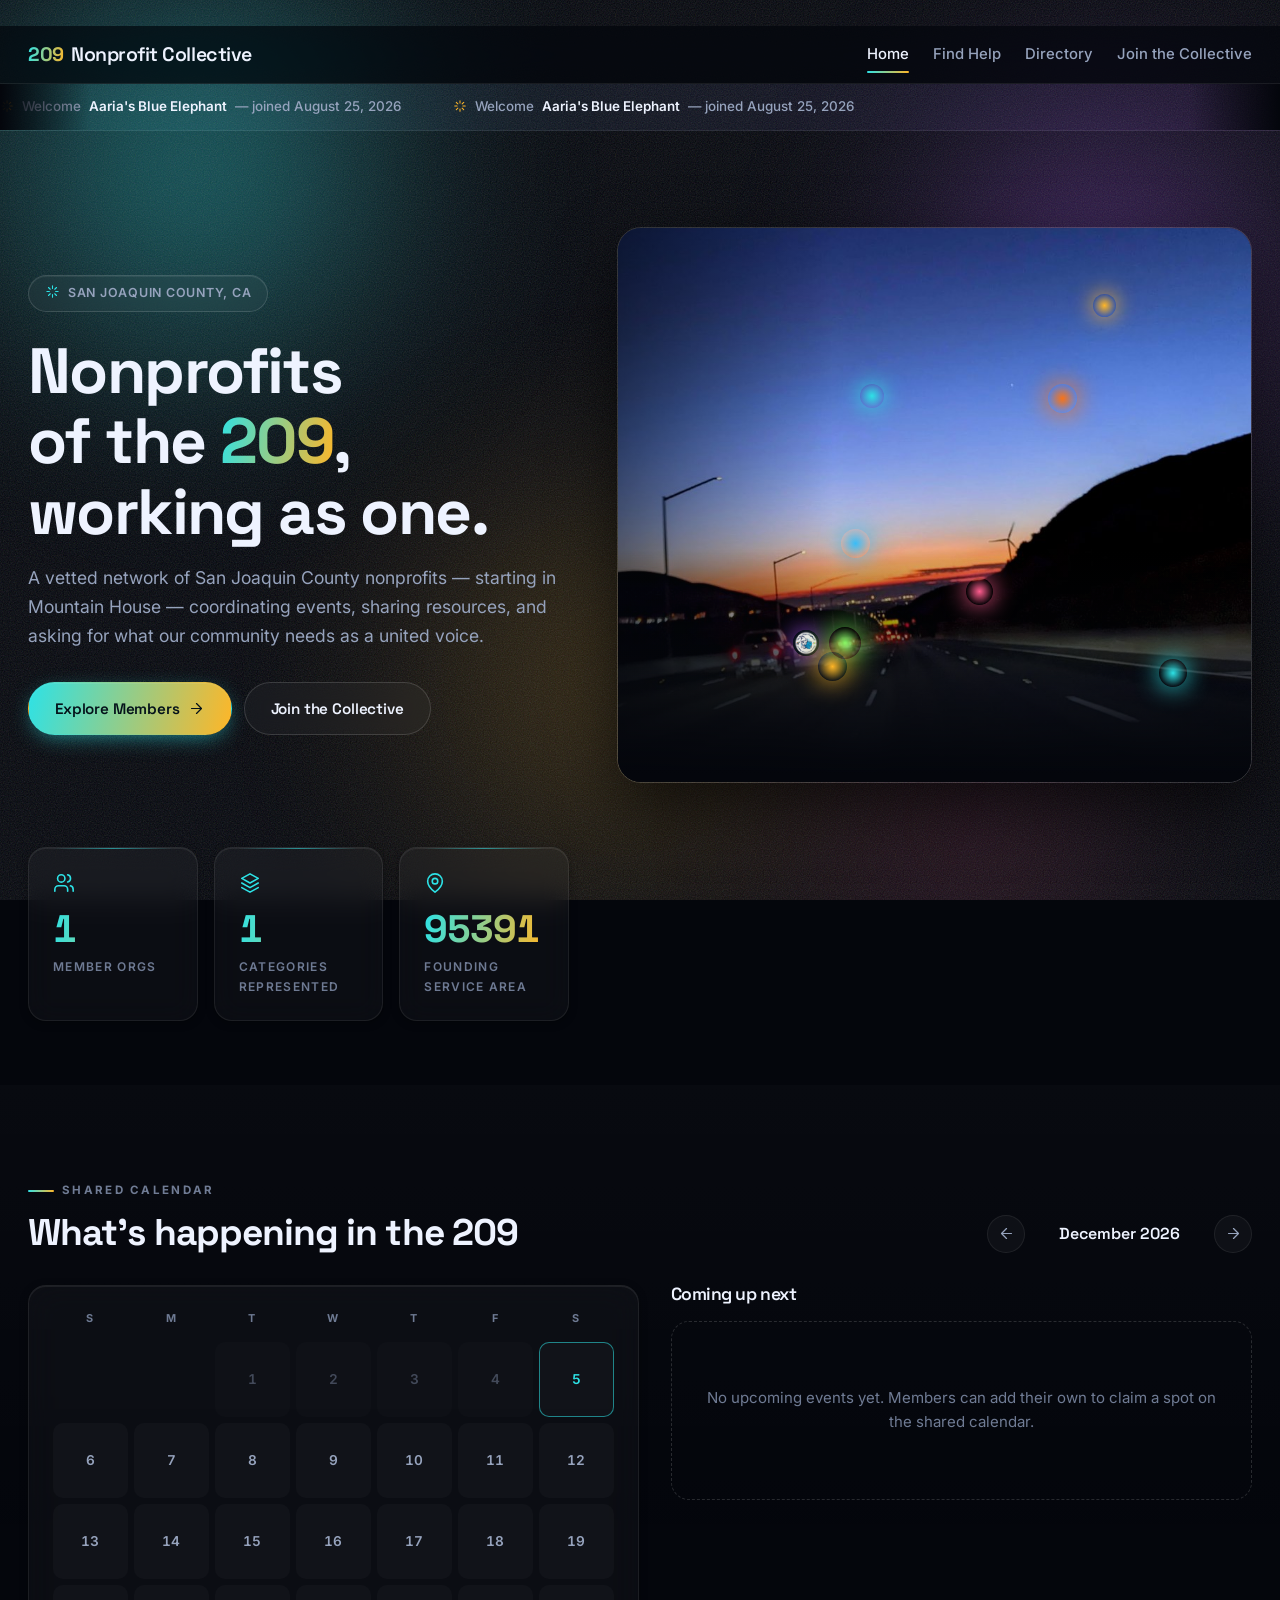
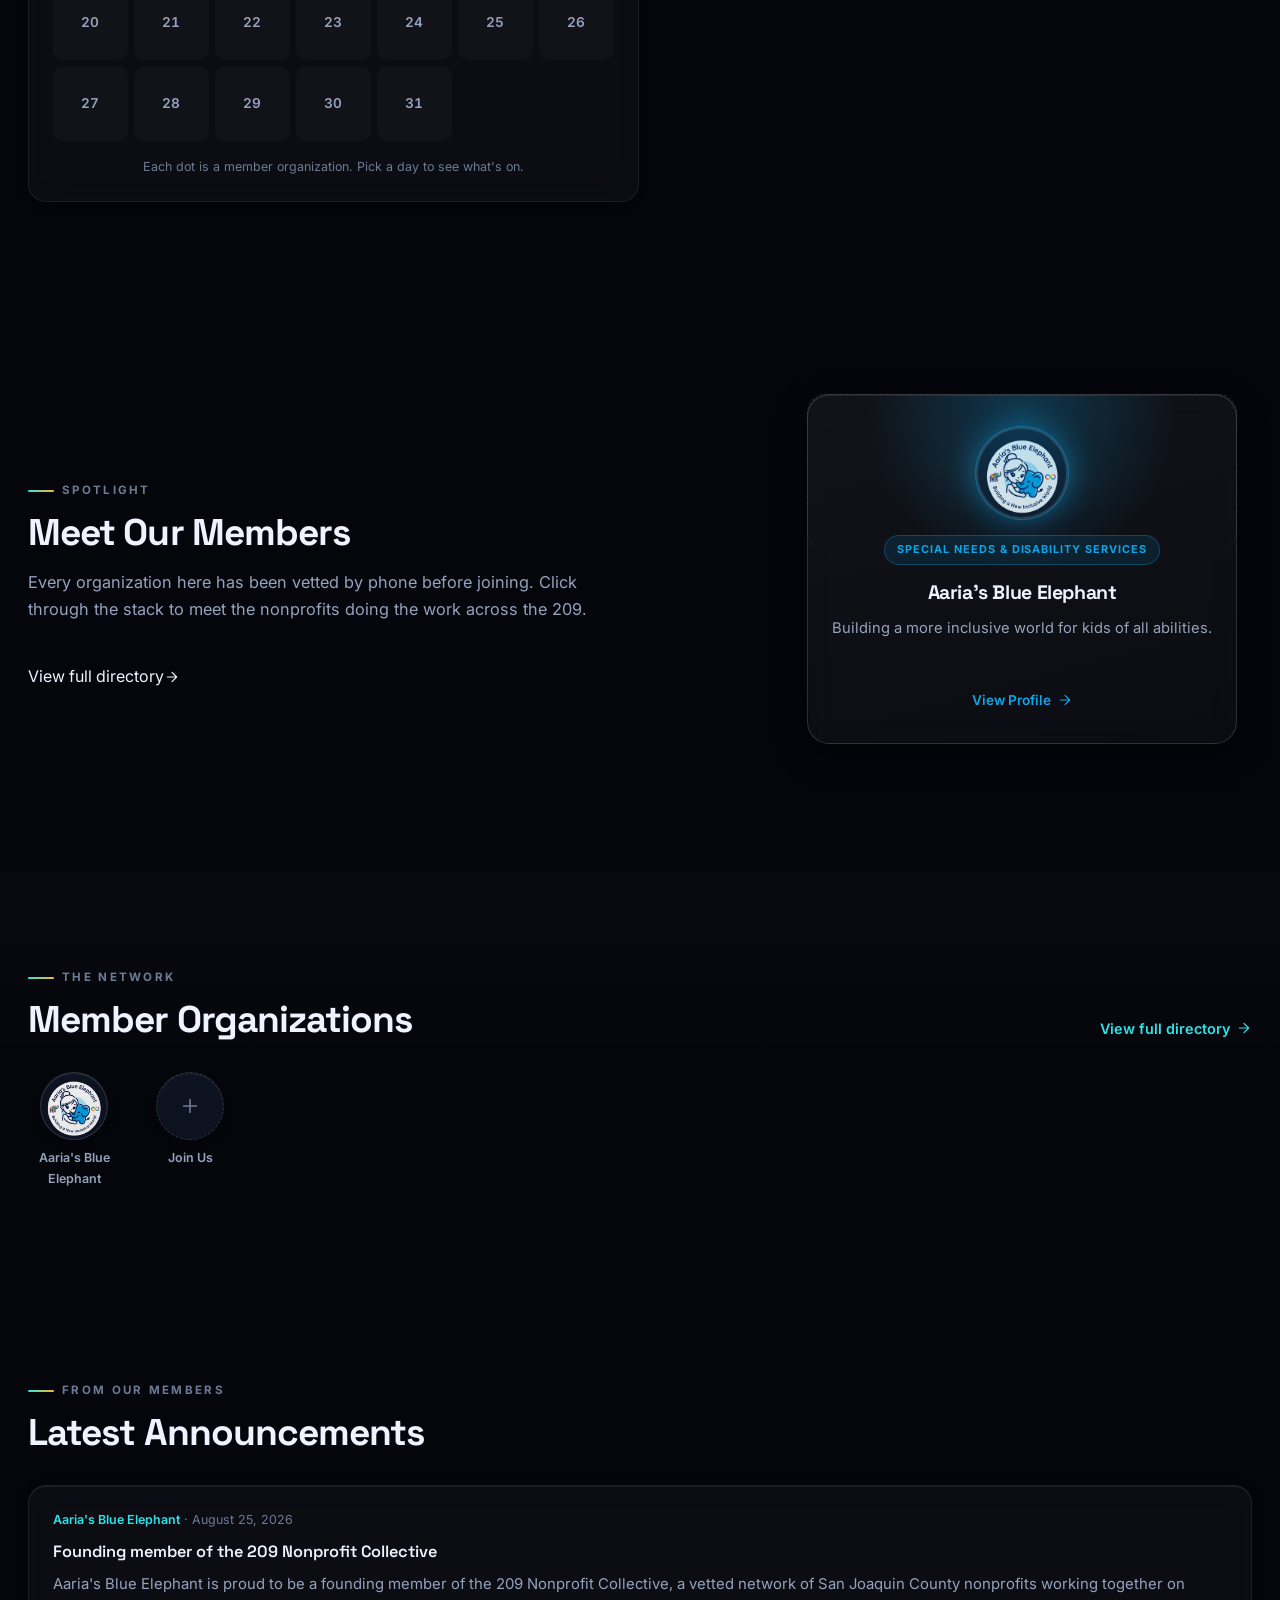
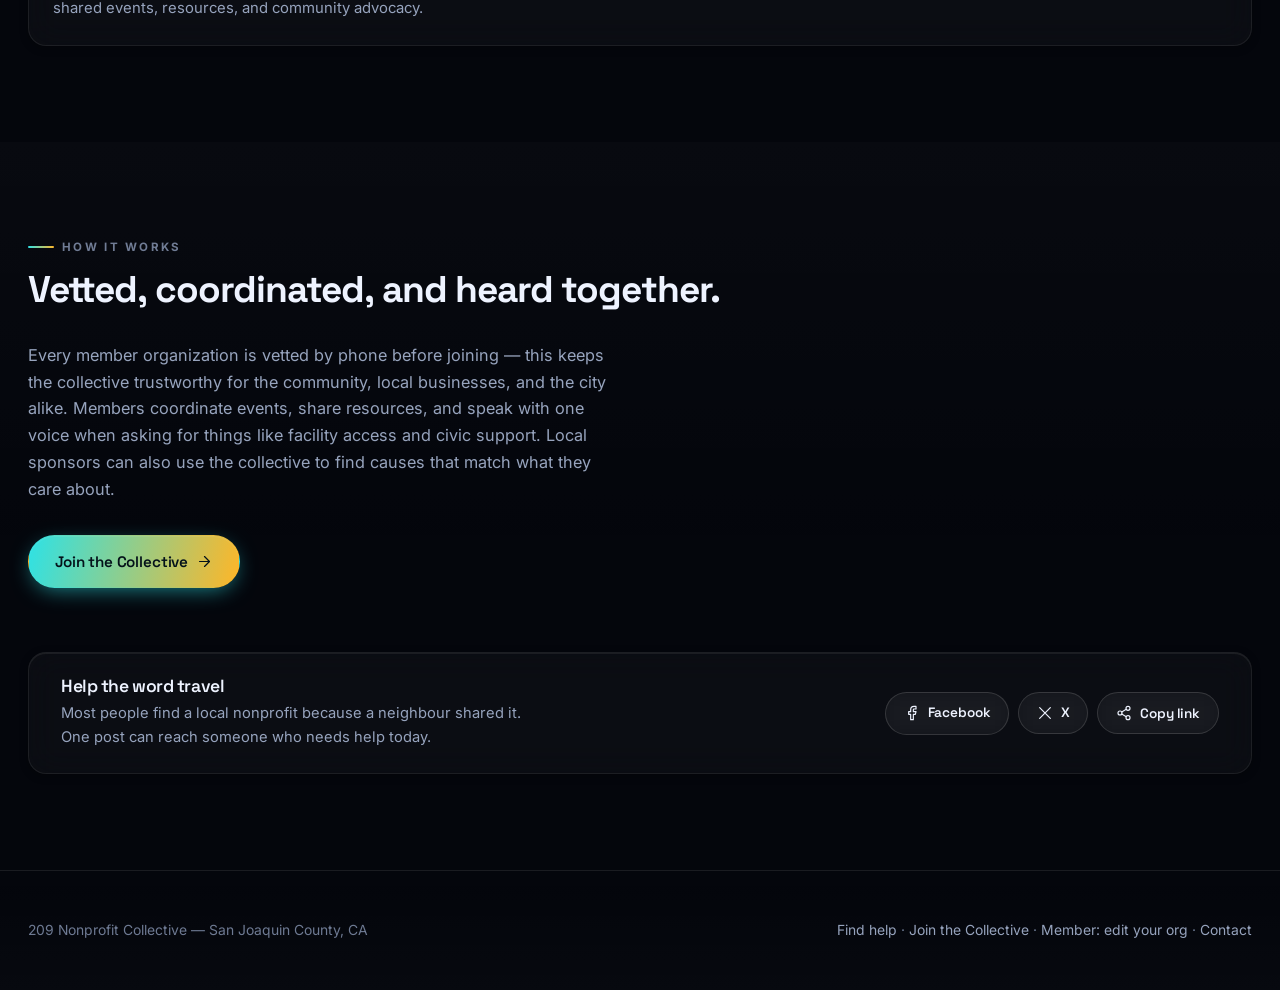
<file: index.html>
<!doctype html>
<html lang="en">
<head>
  <meta charset="utf-8" />
  <meta name="viewport" content="width=device-width, initial-scale=1" />
  <title>209 Nonprofit Collective</title>
  <meta name="description" content="A vetted network of San Joaquin County nonprofits — starting in Mountain House (95391). Find local causes, upcoming community events, and ways to help." />
  <link rel="canonical" href="https://aariasblueelephant-create.github.io/209-nonprofit-collective/index.html" />
  <meta property="og:type" content="website" />
  <meta property="og:site_name" content="209 Nonprofit Collective" />
  <meta property="og:title" content="209 Nonprofit Collective — Nonprofits of the 209, working as one" />
  <meta property="og:description" content="A vetted network of San Joaquin County nonprofits — starting in Mountain House (95391). Find local causes, upcoming community events, and ways to help." />
  <meta property="og:url" content="https://aariasblueelephant-create.github.io/209-nonprofit-collective/index.html" />
  <meta property="og:image" content="https://aariasblueelephant-create.github.io/209-nonprofit-collective/assets/img/og-card.jpg" />
  <meta property="og:image:width" content="1200" />
  <meta property="og:image:height" content="630" />
  <meta name="twitter:card" content="summary_large_image" />
  <meta name="twitter:title" content="209 Nonprofit Collective — Nonprofits of the 209, working as one" />
  <meta name="twitter:description" content="A vetted network of San Joaquin County nonprofits — starting in Mountain House (95391). Find local causes, upcoming community events, and ways to help." />
  <meta name="twitter:image" content="https://aariasblueelephant-create.github.io/209-nonprofit-collective/assets/img/og-card.jpg" />
  <meta name="theme-color" content="#04060C" />
  <link rel="icon" href="favicon.ico" sizes="any" />
  <link rel="icon" type="image/png" sizes="32x32" href="assets/img/favicon-32.png" />
  <link rel="icon" type="image/png" sizes="16x16" href="assets/img/favicon-16.png" />
  <link rel="apple-touch-icon" href="assets/img/apple-touch-icon.png" />
  <link rel="manifest" href="site.webmanifest" />
  <link rel="preconnect" href="https://fonts.googleapis.com" />
  <link rel="preconnect" href="https://fonts.gstatic.com" crossorigin />
  <link href="https://fonts.googleapis.com/css2?family=Space+Grotesk:wght@500;600;700&family=Inter:wght@400;500;600;700&display=swap" rel="stylesheet" />
  <link rel="stylesheet" href="assets/css/style.css" />
</head>
<body>
  <a class="skip-link" href="#main">Skip to content</a>
  <div class="preloader">
    <div style="display:grid;place-items:center;">
      <div class="pre-mark">209</div>
      <div class="pre-bar"><span></span></div>
      <div class="pre-label">Nonprofit Collective</div>
    </div>
  </div>

  <div class="ambient" aria-hidden="true">
    <div class="aurora aurora-1"></div>
    <div class="aurora aurora-2"></div>
    <div class="aurora aurora-3"></div>
    <div class="aurora aurora-4"></div>
    <div class="grain"></div>
  </div>

  <nav class="site-nav" aria-label="Main">
    <div class="container">
      <a class="brand" href="index.html"><span class="grad-text">209</span> <span>Nonprofit Collective</span></a>
      <div class="nav-links">
        <a href="index.html" class="active">Home</a>
        <a href="help.html">Find Help</a>
        <a href="directory.html">Directory</a>
        <a href="apply.html">Join the Collective</a>
      </div>
    </div>
  </nav>

  <main id="main" tabindex="-1">
  <div class="joined-ticker" id="joined-ticker" hidden aria-label="Recently joined members">
    <div class="joined-ticker-track" id="joined-ticker-track"></div>
  </div>

  <header class="hero">
    <div class="container">
      <div class="hero-copy">
        <div class="hero-kicker reveal"><i data-icon="sparkle" data-icon-size="15"></i> San Joaquin County, CA</div>
        <h1 class="reveal">Nonprofits of the <span class="grad-text">209</span>, working as one.</h1>
        <p class="reveal">A vetted network of San Joaquin County nonprofits — starting in Mountain House — coordinating events, sharing resources, and asking for what our community needs as a united voice.</p>
        <div class="hero-actions reveal">
          <a class="btn btn-gold" href="directory.html">Explore Members <i data-icon="arrowRight" data-icon-size="17"></i></a>
          <a class="btn btn-outline" href="apply.html">Join the Collective</a>
        </div>
      </div>
      <div class="hero-art reveal">
        <div class="hero-frame">
          <img src="assets/img/hero-photo.jpg" alt="Sunset over the hills and wind turbines of San Joaquin County" />
          <div class="hero-orbs" id="hero-orbs"></div>
        </div>
      </div>
    </div>

    <div class="container">
      <div class="stats">
        <div class="stat reveal">
          <i class="stat-icon" data-icon="users" data-icon-size="22"></i>
          <div class="stat-num" id="stat-members">0</div>
          <div class="stat-label">Member Orgs</div>
        </div>
        <div class="stat reveal">
          <i class="stat-icon" data-icon="layers" data-icon-size="22"></i>
          <div class="stat-num" id="stat-categories">0</div>
          <div class="stat-label">Categories Represented</div>
        </div>
        <div class="stat reveal">
          <i class="stat-icon" data-icon="pin" data-icon-size="22"></i>
          <div class="stat-num">95391</div>
          <div class="stat-label">Founding Service Area</div>
        </div>
      </div>
    </div>
  </header>

  <section class="section section-alt">
    <div class="container">
      <div class="section-head reveal">
        <div>
          <div class="section-kicker">Shared Calendar</div>
          <h2>What's happening in the 209</h2>
        </div>
        <div class="cal-nav">
          <button type="button" id="cal-prev" aria-label="Previous month"><i data-icon="arrowRight" data-icon-size="17"></i></button>
          <div id="cal-month"></div>
          <button type="button" id="cal-next" aria-label="Next month"><i data-icon="arrowRight" data-icon-size="17"></i></button>
        </div>
      </div>
      <div class="calendar-layout reveal">
        <div class="calendar-card">
          <div class="cal-grid" id="cal-grid"></div>
          <p class="cal-legend">Each dot is a member organization. Pick a day to see what's on.</p>
        </div>
        <div class="calendar-events">
          <div class="cal-events-head">
            <h3 id="events-heading">Coming up next</h3>
            <button type="button" class="cal-clear" id="cal-clear" hidden>Show upcoming</button>
          </div>
          <div class="event-list" id="events-list">
            <div class="empty-state">Loading events…</div>
          </div>
        </div>
      </div>
    </div>
  </section>

  <section class="section">
    <div class="container spotlight-layout">
      <div class="reveal">
        <div class="section-kicker">Spotlight</div>
        <h2>Meet Our Members</h2>
        <p class="lead" style="margin-top: 16px;">Every organization here has been vetted by phone before joining. Click through the stack to meet the nonprofits doing the work across the 209.</p>
        <a class="link" href="directory.html" style="margin-top: 24px; display: inline-flex;">View full directory <i data-icon="arrowRight" data-icon-size="16"></i></a>
      </div>
      <div class="spotlight reveal">
        <div class="spotlight-stack" id="spotlight-stack">
          <div class="empty-state">Loading members…</div>
        </div>
        <div class="spotlight-dots" id="spotlight-dots"></div>
      </div>
    </div>
  </section>

  <section class="section section-alt">
    <div class="container">
      <div class="section-head reveal">
        <div>
          <div class="section-kicker">The Network</div>
          <h2>Member Organizations</h2>
        </div>
        <a class="link" href="directory.html">View full directory <i data-icon="arrowRight" data-icon-size="16"></i></a>
      </div>
      <div class="bubble-grid reveal" id="member-bubbles">
        <div class="empty-state">Loading member organizations…</div>
      </div>
    </div>
  </section>

  <section class="section">
    <div class="container">
      <div class="section-head reveal">
        <div>
          <div class="section-kicker">From Our Members</div>
          <h2>Latest Announcements</h2>
        </div>
      </div>
      <div class="announce-list" id="announcements-list">
        <div class="empty-state">Loading announcements…</div>
      </div>
    </div>
  </section>

  <section class="section section-alt">
    <div class="container">
      <div class="section-head reveal">
        <div>
          <div class="section-kicker">How It Works</div>
          <h2>Vetted, coordinated, and heard together.</h2>
        </div>
      </div>
      <p class="lead reveal">Every member organization is vetted by phone before joining — this keeps the collective trustworthy for the community, local businesses, and the city alike. Members coordinate events, share resources, and speak with one voice when asking for things like facility access and civic support. Local sponsors can also use the collective to find causes that match what they care about.</p>
      <div class="hero-actions reveal" style="margin-top: 32px;">
        <a class="btn btn-gold" href="apply.html">Join the Collective <i data-icon="arrowRight" data-icon-size="17"></i></a>
      </div>

      <div class="share-block reveal">
        <div>
          <h3>Help the word travel</h3>
          <p>Most people find a local nonprofit because a neighbour shared it. One post can reach someone who needs help today.</p>
        </div>
        <div class="share-actions" id="site-share"></div>
      </div>
    </div>
  </section>

  </main>

  <footer class="site-footer">
    <div class="container footer-row">
      <div>209 Nonprofit Collective — San Joaquin County, CA</div>
      <div><a href="help.html">Find help</a> · <a href="apply.html">Join the Collective</a> · <a href="edit.html">Member: edit your org</a> · <a href="mailto:contact@aariasblueelephant.org">Contact</a></div>
    </div>
  </footer>

  <script src="assets/js/icons.js" defer></script>
  <script src="assets/js/ui.js" defer></script>
  <script src="assets/js/data.js" defer></script>
  <script src="assets/js/render.js" defer></script>
  <script src="assets/js/share.js" defer></script>
  <script src="assets/js/home.js" defer></script>
</body>
</html>
</file>
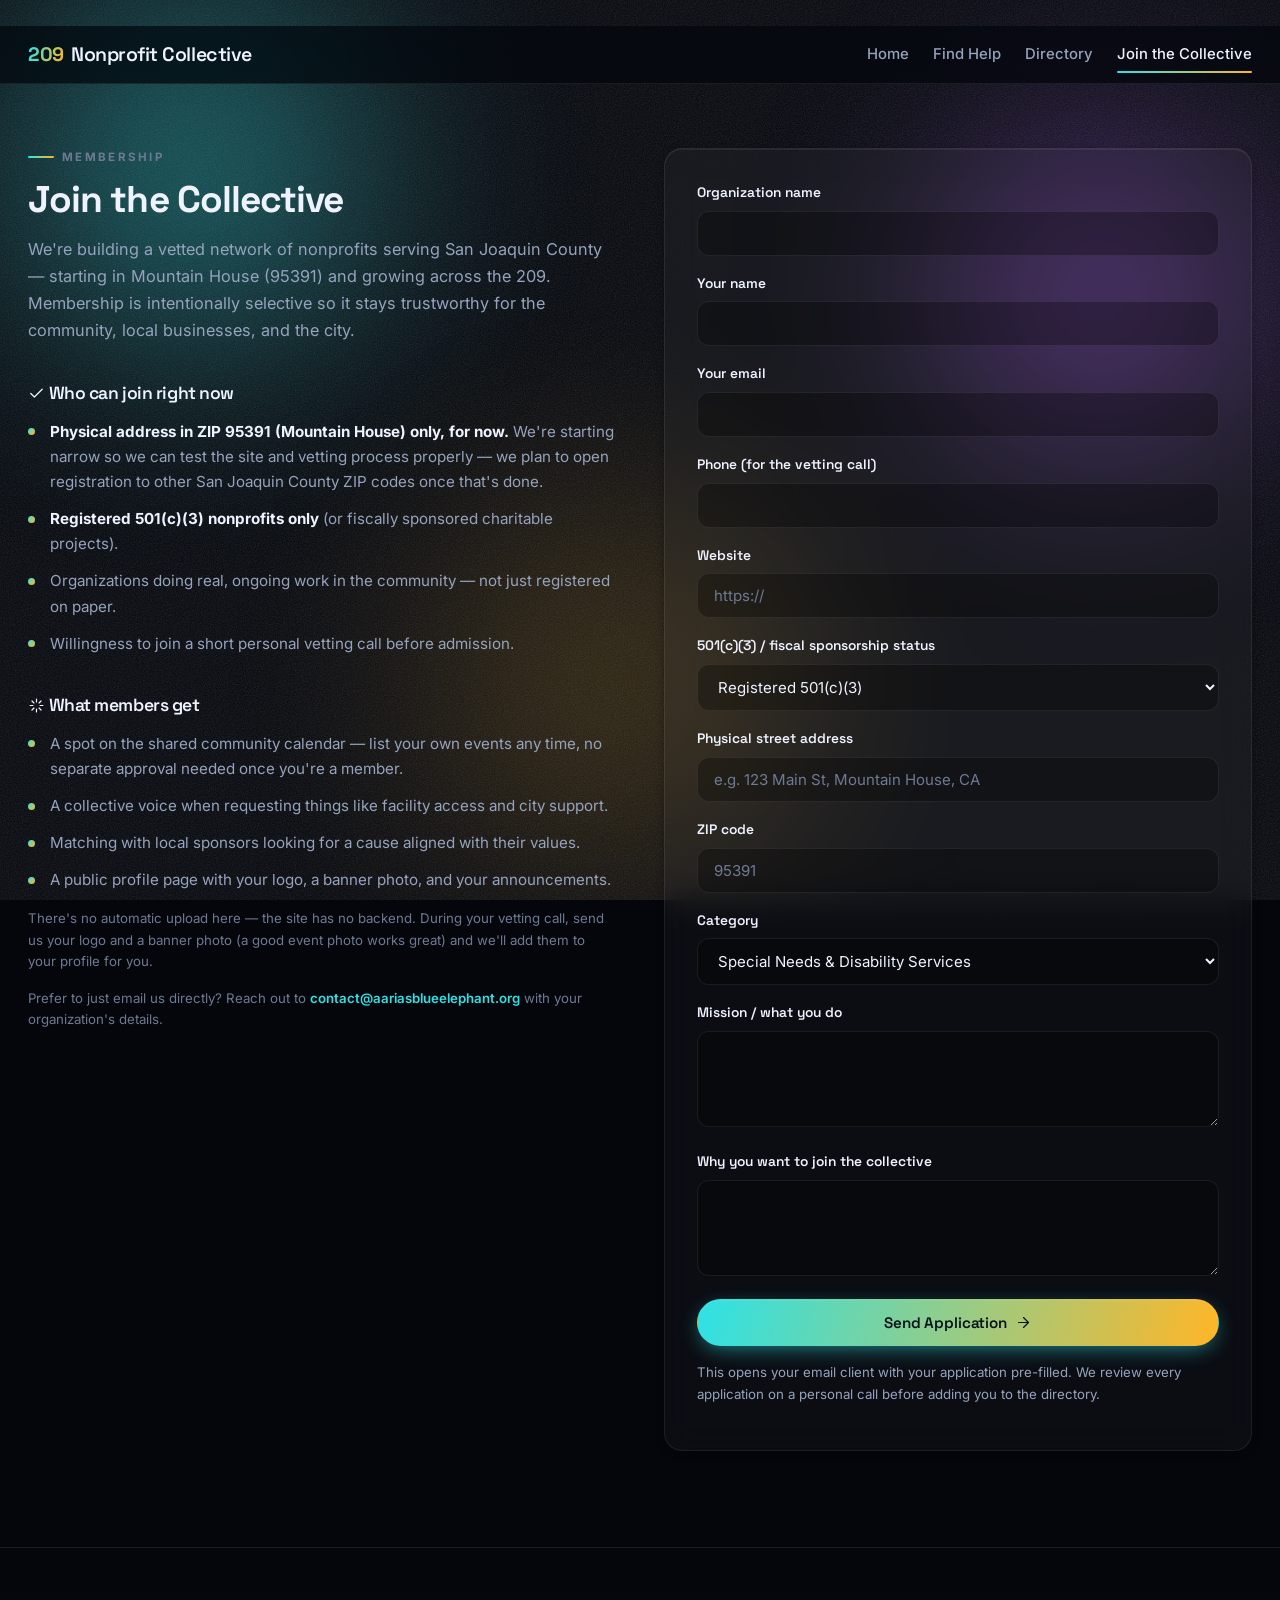
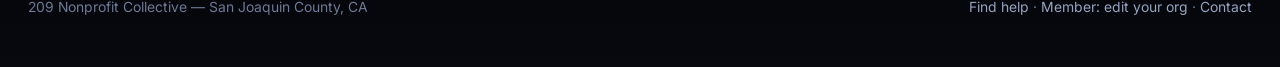
<file: apply.html>
<!doctype html>
<html lang="en">
<head>
  <meta charset="utf-8" />
  <meta name="viewport" content="width=device-width, initial-scale=1" />
  <title>Join the Collective · 209 Nonprofit Collective</title>
  <meta name="description" content="Apply to join a vetted network of San Joaquin County nonprofits. Open to 501(c)(3) organisations in Mountain House (95391), with more of the 209 coming soon." />
  <link rel="canonical" href="https://aariasblueelephant-create.github.io/209-nonprofit-collective/apply.html" />
  <meta property="og:type" content="website" />
  <meta property="og:site_name" content="209 Nonprofit Collective" />
  <meta property="og:title" content="Join the Collective · 209 Nonprofit Collective" />
  <meta property="og:description" content="Apply to join a vetted network of San Joaquin County nonprofits. Open to 501(c)(3) organisations in Mountain House (95391), with more of the 209 coming soon." />
  <meta property="og:url" content="https://aariasblueelephant-create.github.io/209-nonprofit-collective/apply.html" />
  <meta property="og:image" content="https://aariasblueelephant-create.github.io/209-nonprofit-collective/assets/img/og-card.jpg" />
  <meta property="og:image:width" content="1200" />
  <meta property="og:image:height" content="630" />
  <meta name="twitter:card" content="summary_large_image" />
  <meta name="twitter:title" content="Join the Collective · 209 Nonprofit Collective" />
  <meta name="twitter:description" content="Apply to join a vetted network of San Joaquin County nonprofits. Open to 501(c)(3) organisations in Mountain House (95391), with more of the 209 coming soon." />
  <meta name="twitter:image" content="https://aariasblueelephant-create.github.io/209-nonprofit-collective/assets/img/og-card.jpg" />
  <meta name="theme-color" content="#04060C" />
  <link rel="icon" href="favicon.ico" sizes="any" />
  <link rel="icon" type="image/png" sizes="32x32" href="assets/img/favicon-32.png" />
  <link rel="icon" type="image/png" sizes="16x16" href="assets/img/favicon-16.png" />
  <link rel="apple-touch-icon" href="assets/img/apple-touch-icon.png" />
  <link rel="manifest" href="site.webmanifest" />
  <link rel="preconnect" href="https://fonts.googleapis.com" />
  <link rel="preconnect" href="https://fonts.gstatic.com" crossorigin />
  <link href="https://fonts.googleapis.com/css2?family=Space+Grotesk:wght@500;600;700&family=Inter:wght@400;500;600;700&display=swap" rel="stylesheet" />
  <link rel="stylesheet" href="assets/css/style.css" />
</head>
<body>
  <a class="skip-link" href="#main">Skip to content</a>
  <div class="preloader">
    <div style="display:grid;place-items:center;">
      <div class="pre-mark">209</div>
      <div class="pre-bar"><span></span></div>
      <div class="pre-label">Nonprofit Collective</div>
    </div>
  </div>

  <div class="ambient" aria-hidden="true">
    <div class="aurora aurora-1"></div>
    <div class="aurora aurora-2"></div>
    <div class="aurora aurora-3"></div>
    <div class="grain"></div>
  </div>

  <nav class="site-nav" aria-label="Main">
    <div class="container">
      <a class="brand" href="index.html"><span class="grad-text">209</span> <span>Nonprofit Collective</span></a>
      <div class="nav-links">
        <a href="index.html">Home</a>
        <a href="help.html">Find Help</a>
        <a href="directory.html">Directory</a>
        <a href="apply.html" class="active">Join the Collective</a>
      </div>
    </div>
  </nav>

  <main id="main" tabindex="-1">
  <div class="container apply-grid">
    <div class="reveal">
      <div class="section-kicker">Membership</div>
      <h2>Join the Collective</h2>
      <p class="lead">We're building a vetted network of nonprofits serving San Joaquin County — starting in Mountain House (95391) and growing across the 209. Membership is intentionally selective so it stays trustworthy for the community, local businesses, and the city.</p>

      <h3 style="margin-top: 40px;"><i data-icon="check" data-icon-size="17"></i> Who can join right now</h3>
      <ul>
        <li><strong>Physical address in ZIP 95391 (Mountain House) only, for now.</strong> We're starting narrow so we can test the site and vetting process properly — we plan to open registration to other San Joaquin County ZIP codes once that's done.</li>
        <li><strong>Registered 501(c)(3) nonprofits only</strong> (or fiscally sponsored charitable projects).</li>
        <li>Organizations doing real, ongoing work in the community — not just registered on paper.</li>
        <li>Willingness to join a short personal vetting call before admission.</li>
      </ul>

      <h3 style="margin-top: 40px;"><i data-icon="sparkle" data-icon-size="17"></i> What members get</h3>
      <ul>
        <li>A spot on the shared community calendar — list your own events any time, no separate approval needed once you're a member.</li>
        <li>A collective voice when requesting things like facility access and city support.</li>
        <li>Matching with local sponsors looking for a cause aligned with their values.</li>
        <li>A public profile page with your logo, a banner photo, and your announcements.</li>
      </ul>

      <p class="form-note">There's no automatic upload here — the site has no backend. During your vetting call, send us your logo and a banner photo (a good event photo works great) and we'll add them to your profile for you.</p>

      <p class="form-note">Prefer to just email us directly? Reach out to <a id="apply-email" href="#"></a> with your organization's details.</p>
    </div>

    <div class="reveal">
      <form id="apply-form" class="side-card" style="padding: 32px;">
        <div class="form-field">
          <label for="orgName">Organization name</label>
          <input id="orgName" name="orgName" type="text" required />
        </div>
        <div class="form-field">
          <label for="contactName">Your name</label>
          <input id="contactName" name="contactName" type="text" required />
        </div>
        <div class="form-field">
          <label for="contactEmail">Your email</label>
          <input id="contactEmail" name="contactEmail" type="email" required />
        </div>
        <div class="form-field">
          <label for="contactPhone">Phone (for the vetting call)</label>
          <input id="contactPhone" name="contactPhone" type="tel" />
        </div>
        <div class="form-field">
          <label for="website">Website</label>
          <input id="website" name="website" type="url" placeholder="https://" />
        </div>
        <div class="form-field">
          <label for="status501c3">501(c)(3) / fiscal sponsorship status</label>
          <select id="status501c3" name="status501c3">
            <option value="Registered 501(c)(3)">Registered 501(c)(3)</option>
            <option value="Fiscally sponsored">Fiscally sponsored</option>
            <option value="Application pending">Application pending</option>
            <option value="Other">Other</option>
          </select>
        </div>
        <div class="form-field">
          <label for="physicalAddress">Physical street address</label>
          <input id="physicalAddress" name="physicalAddress" type="text" placeholder="e.g. 123 Main St, Mountain House, CA" required />
        </div>
        <div class="form-field">
          <label for="zip">ZIP code</label>
          <input id="zip" name="zip" type="text" inputmode="numeric" pattern="95391" title="We're currently only accepting organizations physically located in 95391 (Mountain House). We'll open to other ZIP codes soon." placeholder="95391" required />
        </div>
        <div class="form-field">
          <label for="apply-category">Category</label>
          <select id="apply-category" name="category"></select>
        </div>
        <div class="form-field" id="apply-category-other-field" hidden>
          <label for="apply-category-other">Describe your category</label>
          <input id="apply-category-other" name="categoryOther" type="text" maxlength="40" placeholder="e.g. Youth Mentorship" />
        </div>
        <div class="form-field">
          <label for="mission">Mission / what you do</label>
          <textarea id="mission" name="mission" required></textarea>
        </div>
        <div class="form-field">
          <label for="reason">Why you want to join the collective</label>
          <textarea id="reason" name="reason" required></textarea>
        </div>
        <button class="btn btn-gold" type="submit" style="width: 100%; justify-content: center;">Send Application <i data-icon="arrowRight" data-icon-size="17"></i></button>
        <p class="form-note">This opens your email client with your application pre-filled. We review every application on a personal call before adding you to the directory.</p>
      </form>
    </div>
  </div>

  </main>

  <footer class="site-footer">
    <div class="container footer-row">
      <div>209 Nonprofit Collective — San Joaquin County, CA</div>
      <div><a href="help.html">Find help</a> · <a href="edit.html">Member: edit your org</a> · <a href="mailto:contact@aariasblueelephant.org">Contact</a></div>
    </div>
  </footer>

  <script src="assets/js/icons.js" defer></script>
  <script src="assets/js/ui.js" defer></script>
  <script src="assets/js/data.js" defer></script>
  <script src="assets/js/apply.js" defer></script>
</body>
</html>
</file>
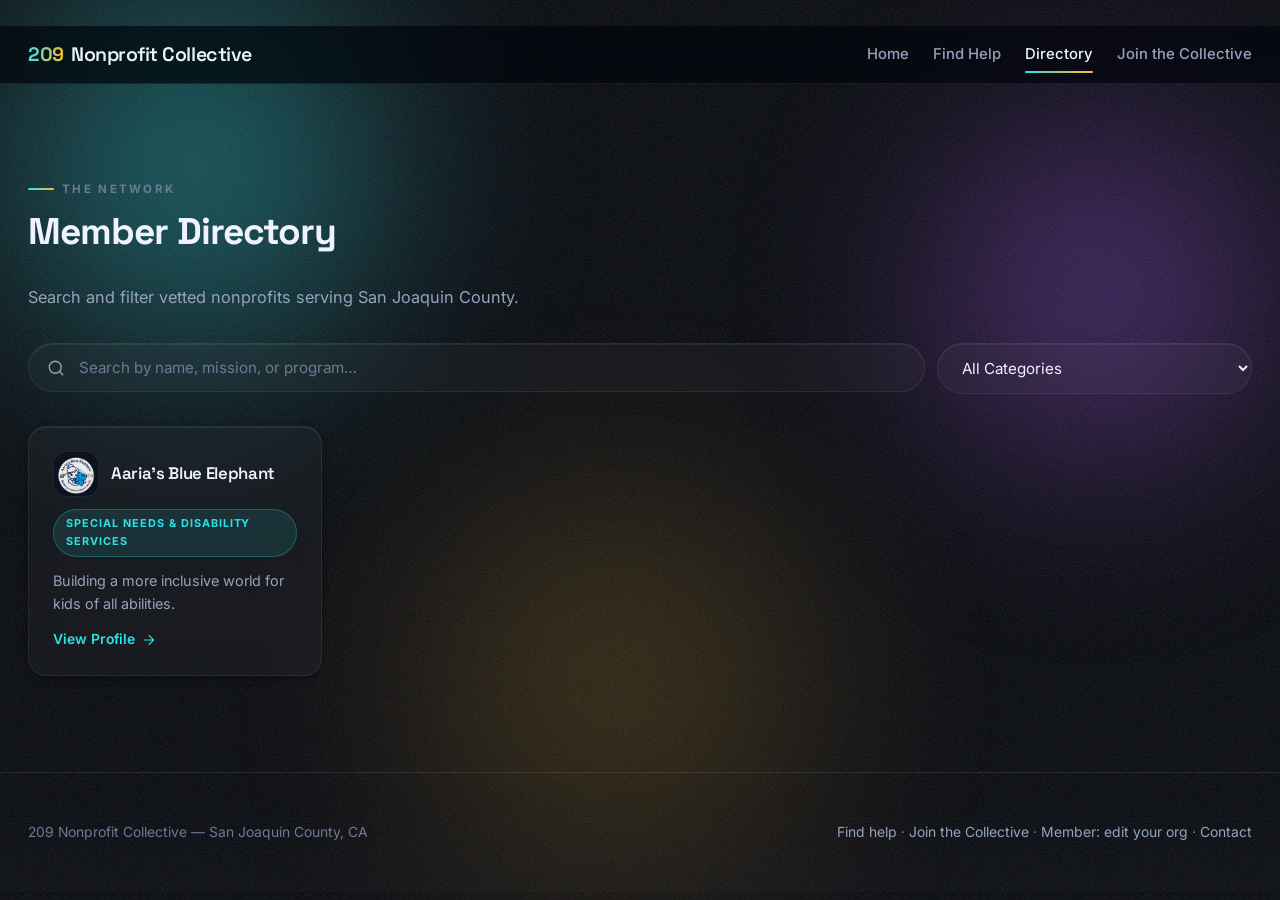
<file: directory.html>
<!doctype html>
<html lang="en">
<head>
  <meta charset="utf-8" />
  <meta name="viewport" content="width=device-width, initial-scale=1" />
  <title>Directory · 209 Nonprofit Collective</title>
  <meta name="description" content="Browse and search every vetted nonprofit in the 209 Nonprofit Collective by cause — education, youth, housing, health, veterans, animal welfare and more." />
  <link rel="canonical" href="https://aariasblueelephant-create.github.io/209-nonprofit-collective/directory.html" />
  <meta property="og:type" content="website" />
  <meta property="og:site_name" content="209 Nonprofit Collective" />
  <meta property="og:title" content="Member Directory · 209 Nonprofit Collective" />
  <meta property="og:description" content="Browse and search every vetted nonprofit in the 209 Nonprofit Collective by cause — education, youth, housing, health, veterans, animal welfare and more." />
  <meta property="og:url" content="https://aariasblueelephant-create.github.io/209-nonprofit-collective/directory.html" />
  <meta property="og:image" content="https://aariasblueelephant-create.github.io/209-nonprofit-collective/assets/img/og-card.jpg" />
  <meta property="og:image:width" content="1200" />
  <meta property="og:image:height" content="630" />
  <meta name="twitter:card" content="summary_large_image" />
  <meta name="twitter:title" content="Member Directory · 209 Nonprofit Collective" />
  <meta name="twitter:description" content="Browse and search every vetted nonprofit in the 209 Nonprofit Collective by cause — education, youth, housing, health, veterans, animal welfare and more." />
  <meta name="twitter:image" content="https://aariasblueelephant-create.github.io/209-nonprofit-collective/assets/img/og-card.jpg" />
  <meta name="theme-color" content="#04060C" />
  <link rel="icon" href="favicon.ico" sizes="any" />
  <link rel="icon" type="image/png" sizes="32x32" href="assets/img/favicon-32.png" />
  <link rel="icon" type="image/png" sizes="16x16" href="assets/img/favicon-16.png" />
  <link rel="apple-touch-icon" href="assets/img/apple-touch-icon.png" />
  <link rel="manifest" href="site.webmanifest" />
  <link rel="preconnect" href="https://fonts.googleapis.com" />
  <link rel="preconnect" href="https://fonts.gstatic.com" crossorigin />
  <link href="https://fonts.googleapis.com/css2?family=Space+Grotesk:wght@500;600;700&family=Inter:wght@400;500;600;700&display=swap" rel="stylesheet" />
  <link rel="stylesheet" href="assets/css/style.css" />
</head>
<body>
  <a class="skip-link" href="#main">Skip to content</a>
  <div class="preloader">
    <div style="display:grid;place-items:center;">
      <div class="pre-mark">209</div>
      <div class="pre-bar"><span></span></div>
      <div class="pre-label">Nonprofit Collective</div>
    </div>
  </div>

  <div class="ambient" aria-hidden="true">
    <div class="aurora aurora-1"></div>
    <div class="aurora aurora-2"></div>
    <div class="aurora aurora-3"></div>
    <div class="grain"></div>
  </div>

  <nav class="site-nav" aria-label="Main">
    <div class="container">
      <a class="brand" href="index.html"><span class="grad-text">209</span> <span>Nonprofit Collective</span></a>
      <div class="nav-links">
        <a href="index.html">Home</a>
        <a href="help.html">Find Help</a>
        <a href="directory.html" class="active">Directory</a>
        <a href="apply.html">Join the Collective</a>
      </div>
    </div>
  </nav>

  <main id="main" tabindex="-1">
  <section class="section">
    <div class="container">
      <div class="section-head reveal">
        <div>
          <div class="section-kicker">The Network</div>
          <h2>Member Directory</h2>
        </div>
      </div>
      <p class="lead reveal" style="margin-bottom: 32px;">Search and filter vetted nonprofits serving San Joaquin County.</p>
      <div class="toolbar reveal">
        <div class="search-wrap">
          <i data-icon="search" data-icon-size="18"></i>
          <input class="search-input" id="search-input" type="search" placeholder="Search by name, mission, or program…" />
        </div>
        <select class="category-select" id="category-select">
          <option value="all">All Categories</option>
        </select>
      </div>
      <div class="card-grid" id="card-grid">
        <div class="empty-state">Loading organizations…</div>
      </div>
    </div>
  </section>

  </main>

  <footer class="site-footer">
    <div class="container footer-row">
      <div>209 Nonprofit Collective — San Joaquin County, CA</div>
      <div><a href="help.html">Find help</a> · <a href="apply.html">Join the Collective</a> · <a href="edit.html">Member: edit your org</a> · <a href="mailto:contact@aariasblueelephant.org">Contact</a></div>
    </div>
  </footer>

  <script src="assets/js/icons.js" defer></script>
  <script src="assets/js/ui.js" defer></script>
  <script src="assets/js/data.js" defer></script>
  <script src="assets/js/render.js" defer></script>
  <script src="assets/js/directory.js" defer></script>
</body>
</html>
</file>
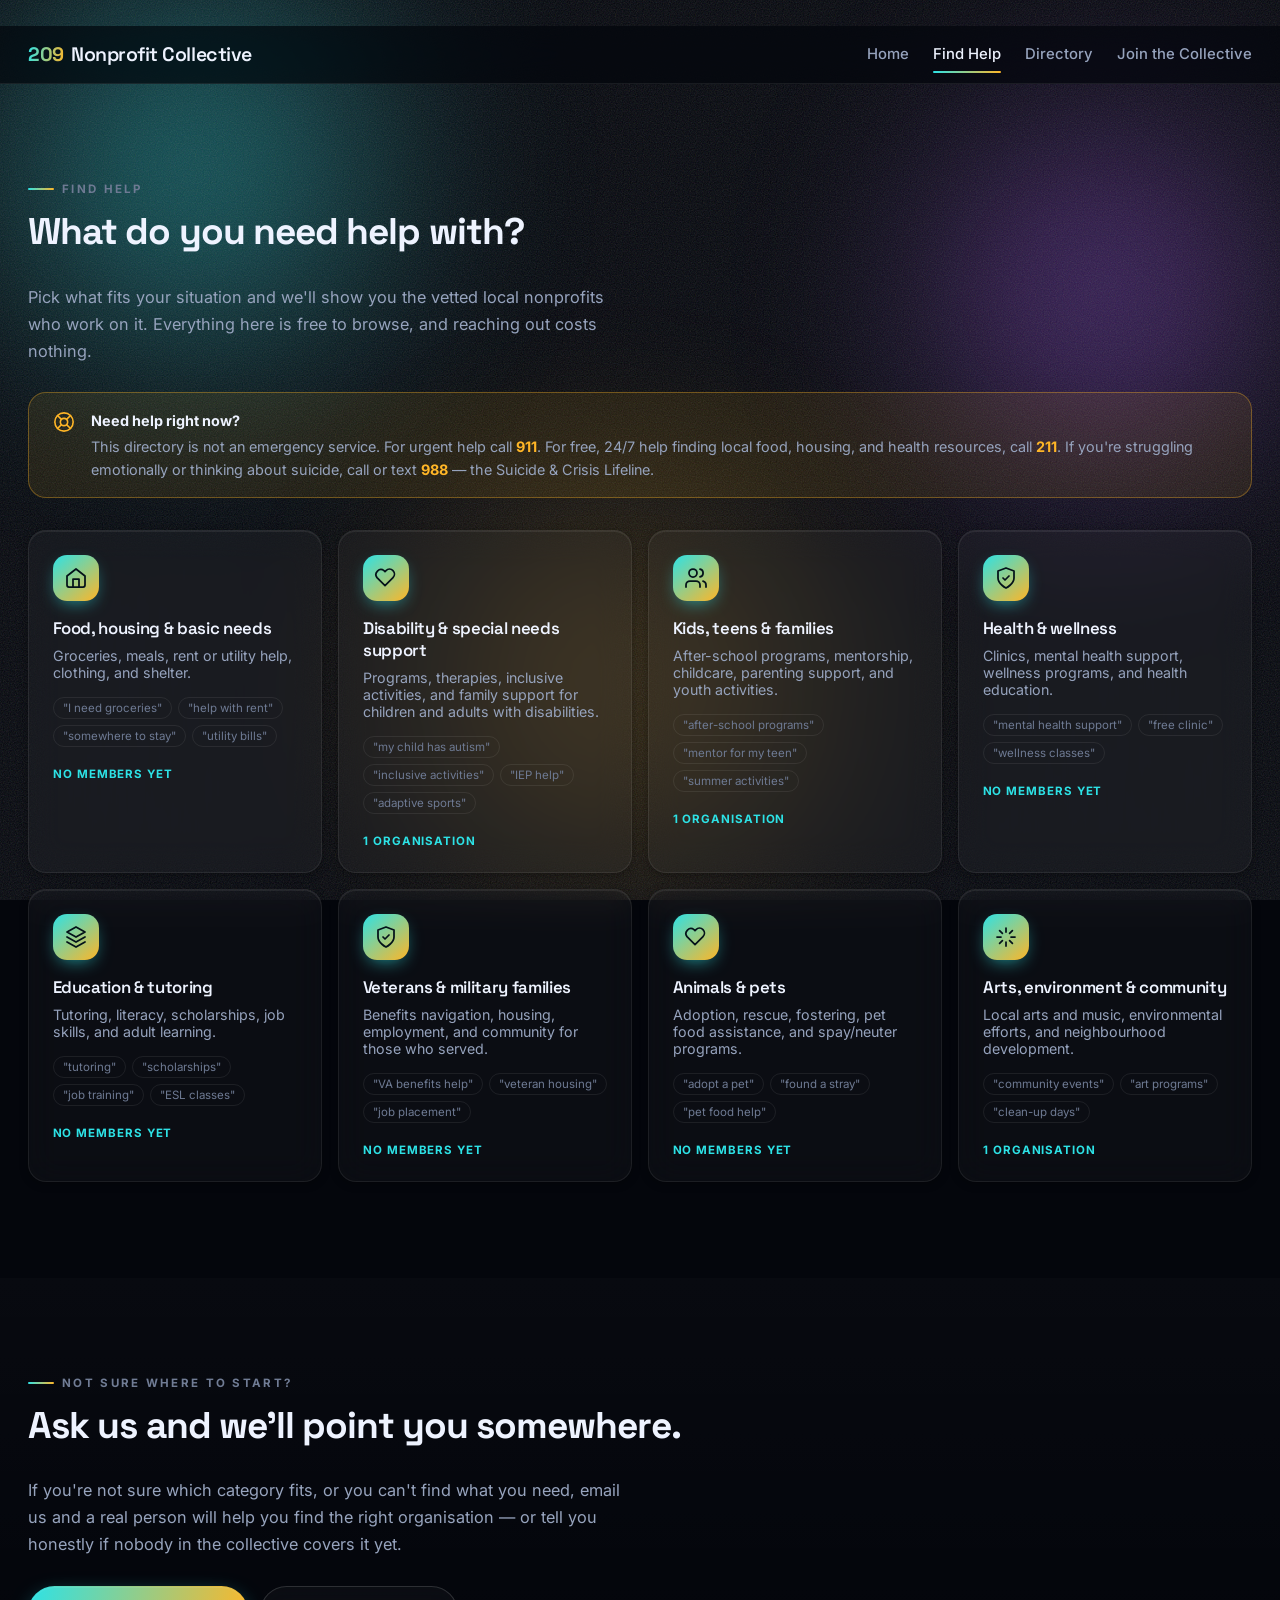
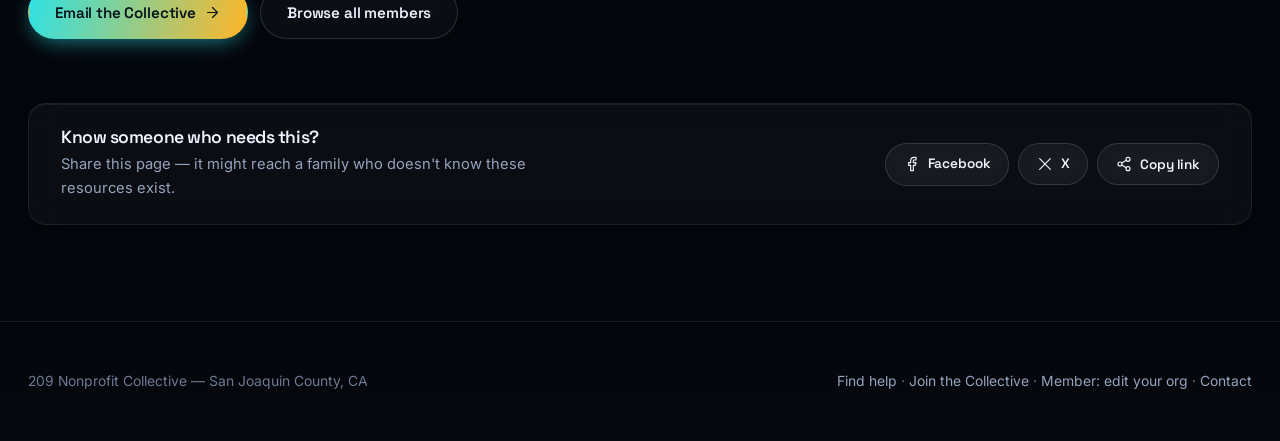
<file: help.html>
<!doctype html>
<html lang="en">
<head>
  <meta charset="utf-8" />
  <meta name="viewport" content="width=device-width, initial-scale=1" />
  <title>Find Help · 209 Nonprofit Collective</title>
  <meta name="description" content="Need support in Mountain House or San Joaquin County? Find local nonprofits by what you need — food, housing, kids' programs, disability support, veterans services and more." />
  <link rel="canonical" href="https://aariasblueelephant-create.github.io/209-nonprofit-collective/help.html" />
  <meta property="og:type" content="website" />
  <meta property="og:site_name" content="209 Nonprofit Collective" />
  <meta property="og:title" content="Find Help · 209 Nonprofit Collective" />
  <meta property="og:description" content="Need support in Mountain House or San Joaquin County? Find local nonprofits by what you need — food, housing, kids' programs, disability support, veterans services and more." />
  <meta property="og:url" content="https://aariasblueelephant-create.github.io/209-nonprofit-collective/help.html" />
  <meta property="og:image" content="https://aariasblueelephant-create.github.io/209-nonprofit-collective/assets/img/og-card.jpg" />
  <meta property="og:image:width" content="1200" />
  <meta property="og:image:height" content="630" />
  <meta name="twitter:card" content="summary_large_image" />
  <meta name="twitter:title" content="Find Help · 209 Nonprofit Collective" />
  <meta name="twitter:description" content="Need support in Mountain House or San Joaquin County? Find local nonprofits by what you need — food, housing, kids' programs, disability support, veterans services and more." />
  <meta name="twitter:image" content="https://aariasblueelephant-create.github.io/209-nonprofit-collective/assets/img/og-card.jpg" />
  <meta name="theme-color" content="#04060C" />
  <link rel="icon" href="favicon.ico" sizes="any" />
  <link rel="icon" type="image/png" sizes="32x32" href="assets/img/favicon-32.png" />
  <link rel="icon" type="image/png" sizes="16x16" href="assets/img/favicon-16.png" />
  <link rel="apple-touch-icon" href="assets/img/apple-touch-icon.png" />
  <link rel="manifest" href="site.webmanifest" />
  <link rel="preconnect" href="https://fonts.googleapis.com" />
  <link rel="preconnect" href="https://fonts.gstatic.com" crossorigin />
  <link href="https://fonts.googleapis.com/css2?family=Space+Grotesk:wght@500;600;700&family=Inter:wght@400;500;600;700&display=swap" rel="stylesheet" />
  <link rel="stylesheet" href="assets/css/style.css" />
</head>
<body>
  <a class="skip-link" href="#main">Skip to content</a>

  <div class="preloader">
    <div style="display:grid;place-items:center;">
      <div class="pre-mark">209</div>
      <div class="pre-bar"><span></span></div>
      <div class="pre-label">Nonprofit Collective</div>
    </div>
  </div>

  <div class="ambient" aria-hidden="true">
    <div class="aurora aurora-1"></div>
    <div class="aurora aurora-2"></div>
    <div class="aurora aurora-3"></div>
    <div class="grain"></div>
  </div>

  <nav class="site-nav" aria-label="Main">
    <div class="container">
      <a class="brand" href="index.html"><span class="grad-text">209</span> <span>Nonprofit Collective</span></a>
      <div class="nav-links">
        <a href="index.html">Home</a>
        <a href="help.html" class="active">Find Help</a>
        <a href="directory.html">Directory</a>
        <a href="apply.html">Join the Collective</a>
      </div>
    </div>
  </nav>

  <main id="main" tabindex="-1">
    <section class="section">
      <div class="container">
        <div class="section-head reveal">
          <div>
            <div class="section-kicker">Find Help</div>
            <h2>What do you need help with?</h2>
          </div>
        </div>
        <p class="lead reveal" style="margin-bottom: 28px;">Pick what fits your situation and we'll show you the vetted local nonprofits who work on it. Everything here is free to browse, and reaching out costs nothing.</p>

        <div class="crisis-note reveal">
          <i data-icon="lifebuoy" data-icon-size="22"></i>
          <div>
            <strong>Need help right now?</strong>
            This directory is not an emergency service. For urgent help call <a href="tel:911">911</a>.
            For free, 24/7 help finding local food, housing, and health resources, call <a href="tel:211">211</a>.
            If you're struggling emotionally or thinking about suicide, call or text <a href="tel:988">988</a> — the Suicide &amp; Crisis Lifeline.
          </div>
        </div>

        <div class="needs-grid" id="needs-grid">
          <div class="empty-state">Loading…</div>
        </div>

        <div id="needs-results" hidden>
          <div class="results-head">
            <button type="button" class="btn btn-outline btn-sm" id="needs-back">
              <i data-icon="arrowLeft" data-icon-size="16"></i> All needs
            </button>
            <div>
              <h3 id="results-title"></h3>
              <p class="field-hint" id="results-sub" style="margin: 0;"></p>
            </div>
          </div>
          <div class="card-grid" id="results-grid"></div>
        </div>
      </div>
    </section>

    <section class="section section-alt">
      <div class="container">
        <div class="section-head reveal">
          <div>
            <div class="section-kicker">Not Sure Where To Start?</div>
            <h2>Ask us and we'll point you somewhere.</h2>
          </div>
        </div>
        <p class="lead reveal">If you're not sure which category fits, or you can't find what you need, email us and a real person will help you find the right organisation — or tell you honestly if nobody in the collective covers it yet.</p>
        <div class="hero-actions reveal" style="margin-top: 28px;">
          <a class="btn btn-gold" id="help-email" href="#">Email the Collective <i data-icon="arrowRight" data-icon-size="17"></i></a>
          <a class="btn btn-outline" href="directory.html">Browse all members</a>
        </div>

        <div class="share-block reveal">
          <div>
            <h3>Know someone who needs this?</h3>
            <p>Share this page — it might reach a family who doesn't know these resources exist.</p>
          </div>
          <div class="share-actions" id="help-share"></div>
        </div>
      </div>
    </section>
  </main>

  <footer class="site-footer">
    <div class="container footer-row">
      <div>209 Nonprofit Collective — San Joaquin County, CA</div>
      <div><a href="help.html">Find help</a> · <a href="apply.html">Join the Collective</a> · <a href="edit.html">Member: edit your org</a> · <a href="mailto:contact@aariasblueelephant.org">Contact</a></div>
    </div>
  </footer>

  <script src="assets/js/icons.js" defer></script>
  <script src="assets/js/ui.js" defer></script>
  <script src="assets/js/data.js" defer></script>
  <script src="assets/js/render.js" defer></script>
  <script src="assets/js/share.js" defer></script>
  <script src="assets/js/help.js" defer></script>
</body>
</html>
</file>
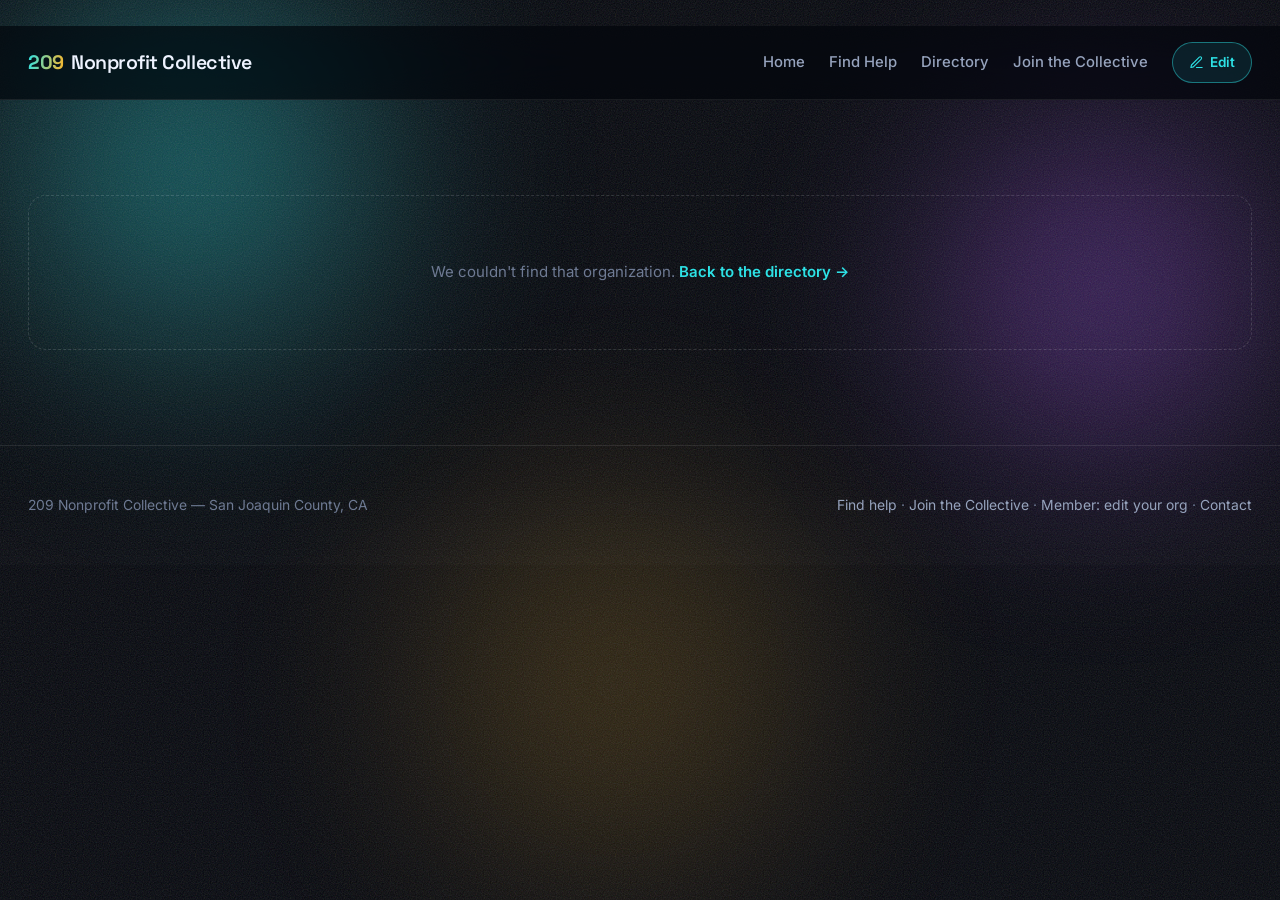
<file: org.html>
<!doctype html>
<html lang="en">
<head>
  <meta charset="utf-8" />
  <meta name="viewport" content="width=device-width, initial-scale=1" />
  <title>Organization · 209 Nonprofit Collective</title>
  <meta name="description" content="A vetted member of the 209 Nonprofit Collective, serving San Joaquin County." />
  <link rel="canonical" href="https://aariasblueelephant-create.github.io/209-nonprofit-collective/org.html" />
  <meta property="og:type" content="website" />
  <meta property="og:site_name" content="209 Nonprofit Collective" />
  <meta property="og:title" content="Organization · 209 Nonprofit Collective" />
  <meta property="og:description" content="A vetted member of the 209 Nonprofit Collective, serving San Joaquin County." />
  <meta property="og:url" content="https://aariasblueelephant-create.github.io/209-nonprofit-collective/org.html" />
  <meta property="og:image" content="https://aariasblueelephant-create.github.io/209-nonprofit-collective/assets/img/og-card.jpg" />
  <meta property="og:image:width" content="1200" />
  <meta property="og:image:height" content="630" />
  <meta name="twitter:card" content="summary_large_image" />
  <meta name="twitter:title" content="Organization · 209 Nonprofit Collective" />
  <meta name="twitter:description" content="A vetted member of the 209 Nonprofit Collective, serving San Joaquin County." />
  <meta name="twitter:image" content="https://aariasblueelephant-create.github.io/209-nonprofit-collective/assets/img/og-card.jpg" />
  <meta name="theme-color" content="#04060C" />
  <link rel="icon" href="favicon.ico" sizes="any" />
  <link rel="icon" type="image/png" sizes="32x32" href="assets/img/favicon-32.png" />
  <link rel="icon" type="image/png" sizes="16x16" href="assets/img/favicon-16.png" />
  <link rel="apple-touch-icon" href="assets/img/apple-touch-icon.png" />
  <link rel="manifest" href="site.webmanifest" />
  <link rel="preconnect" href="https://fonts.googleapis.com" />
  <link rel="preconnect" href="https://fonts.gstatic.com" crossorigin />
  <link href="https://fonts.googleapis.com/css2?family=Space+Grotesk:wght@500;600;700&family=Inter:wght@400;500;600;700&display=swap" rel="stylesheet" />
  <link rel="stylesheet" href="assets/css/style.css" />
</head>
<body>
  <a class="skip-link" href="#main">Skip to content</a>
  <div class="preloader">
    <div style="display:grid;place-items:center;">
      <div class="pre-mark">209</div>
      <div class="pre-bar"><span></span></div>
      <div class="pre-label">Nonprofit Collective</div>
    </div>
  </div>

  <div class="ambient" aria-hidden="true">
    <div class="aurora aurora-1"></div>
    <div class="aurora aurora-2"></div>
    <div class="aurora aurora-3"></div>
    <div class="grain"></div>
  </div>

  <nav class="site-nav" aria-label="Main">
    <div class="container">
      <a class="brand" href="index.html"><span class="grad-text">209</span> <span>Nonprofit Collective</span></a>
      <div class="nav-links">
        <a href="index.html">Home</a>
        <a href="help.html">Find Help</a>
        <a href="directory.html">Directory</a>
        <a href="apply.html">Join the Collective</a>
        <a href="edit.html" id="nav-edit-link" class="nav-edit-btn"><i data-icon="edit" data-icon-size="15"></i> Edit</a>
      </div>
    </div>
  </nav>

  <main id="main" tabindex="-1">
  <div id="error-state" class="container" hidden style="padding: 80px 0;">
    <p class="empty-state">We couldn't find that organization. <a href="directory.html">Back to the directory →</a></p>
  </div>

  <div id="org-content" hidden>
    <div id="org-local-notice" class="local-notice" hidden>
      Showing your local preview of unsaved edits — only visible on this device. Finish the update on the
      <a id="org-local-notice-link" href="#">edit page</a> to send it to us and make it live for everyone.
    </div>
    <header class="org-header">
      <div class="org-banner" id="org-banner"></div>
      <div class="container org-header-inner">
        <div class="org-avatar" id="org-avatar"></div>
        <div class="org-badges">
          <div class="badge" id="org-badge"></div>
          <span id="org-also"></span>
        </div>
        <h1 id="org-name"></h1>
        <p id="org-tagline"></p>
        <div class="org-meta-row" id="org-meta-row"></div>
        <div class="org-actions">
          <a class="btn btn-gold" id="org-donate" href="#" target="_blank" rel="noopener" hidden>Donate</a>
          <div class="share-icons" id="org-share"></div>
        </div>
      </div>
    </header>

    <div class="container org-body">
      <div>
        <h3><i data-icon="sparkle" data-icon-size="17"></i> About</h3>
        <p id="org-description"></p>

        <div style="margin-top: 48px;">
          <h3><i data-icon="calendar" data-icon-size="17"></i> Upcoming Events</h3>
          <div class="event-list" id="org-events"></div>
        </div>

        <div style="margin-top: 48px;">
          <h3><i data-icon="megaphone" data-icon-size="17"></i> Announcements</h3>
          <div class="announce-list" id="org-announcements"></div>
        </div>

        <div id="org-gallery-section" style="margin-top: 48px;" hidden>
          <h3><i data-icon="image" data-icon-size="17"></i> Photo Gallery</h3>
          <div class="gallery-grid" id="org-gallery"></div>
        </div>
      </div>

      <div>
        <div class="side-card" id="programs-card">
          <h3><i data-icon="layers" data-icon-size="17"></i> Programs</h3>
          <ul class="program-list" id="program-list"></ul>
        </div>
        <div class="side-card">
          <h3><i data-icon="heart" data-icon-size="17"></i> Support this org</h3>
          <p id="support-text" style="font-size: 0.9rem;"></p>
          <div class="support-actions" id="support-actions"></div>
        </div>
      </div>
    </div>
  </div>

  </main>

  <footer class="site-footer">
    <div class="container footer-row">
      <div>209 Nonprofit Collective — San Joaquin County, CA</div>
      <div><a href="help.html">Find help</a> · <a href="apply.html">Join the Collective</a> · <a href="edit.html">Member: edit your org</a> · <a href="mailto:contact@aariasblueelephant.org">Contact</a></div>
    </div>
  </footer>

  <dialog id="gallery-lightbox">
    <button type="button" class="gallery-lightbox-close" id="gallery-lightbox-close" aria-label="Close">
      <i data-icon="x" data-icon-size="20"></i>
    </button>
    <button type="button" class="gallery-lightbox-nav prev" id="gallery-prev" aria-label="Previous photo">
      <i data-icon="arrowLeft" data-icon-size="20"></i>
    </button>
    <img id="gallery-lightbox-img" alt="" />
    <button type="button" class="gallery-lightbox-nav next" id="gallery-next" aria-label="Next photo">
      <i data-icon="arrowRight" data-icon-size="20"></i>
    </button>
  </dialog>

  <script src="assets/js/icons.js" defer></script>
  <script src="assets/js/ui.js" defer></script>
  <script src="assets/js/data.js" defer></script>
  <script src="assets/js/render.js" defer></script>
  <script src="assets/js/share.js" defer></script>
  <script src="assets/js/org-page.js" defer></script>
</body>
</html>
</file>
<file: assets/css/style.css>
/* ============================================================
   209 Nonprofit Collective — "Civic Futurism" design system
   Dark, cinematic, glass + aurora. Built around a real type
   pairing (Space Grotesk / Inter), an SVG icon set, layered
   depth, and choreographed motion.
   ============================================================ */

/* ---------- 1. Tokens ---------- */
:root {
  /* Surface ramp — deep near-black with a blue cast */
  --bg: #04060C;
  --bg-1: #070A12;
  --bg-2: #0B1019;
  --surface: rgba(255, 255, 255, 0.032);
  --surface-2: rgba(255, 255, 255, 0.055);
  --surface-solid: #0C1220;
  --border: rgba(255, 255, 255, 0.075);
  --border-2: rgba(255, 255, 255, 0.14);

  /* Accents — luminous, saturated */
  --aqua: #2DE2E6;
  --amber: #FFB627;
  --violet: #A855F7;
  --rose: #FF5D8F;
  --lime: #7CFF6B;

  /* Per-org theme (overridden at runtime) */
  --org-accent: var(--aqua);
  --org-accent-2: var(--amber);

  /* Text ramp */
  --text: #EEF3FF;      /* 18.2:1 on --bg */
  --text-dim: #96A3BD;  /*  8.0:1 on --bg */
  /* Was #5D6980, which measured 3.66:1 — below the WCAG AA 4.5:1 minimum
     for body text. #6E7A93 measures 4.70:1 and still reads as muted. */
  --text-faint: #6E7A93;

  /* Type */
  --font-display: "Space Grotesk", -apple-system, BlinkMacSystemFont, "Segoe UI", sans-serif;
  --font-body: "Inter", -apple-system, BlinkMacSystemFont, "Segoe UI", Roboto, sans-serif;

  /* Space scale */
  --s1: 4px;   --s2: 8px;   --s3: 12px;  --s4: 16px;
  --s5: 24px;  --s6: 32px;  --s7: 48px;  --s8: 64px;
  --s9: 96px;  --s10: 128px;

  --radius: 18px;
  --radius-sm: 12px;
  --radius-pill: 999px;

  /* Depth — the inset top-highlight is what sells "glass" */
  --lift: inset 0 1px 0 rgba(255, 255, 255, 0.07);
  --shadow-1: 0 2px 8px rgba(0, 0, 0, 0.3);
  --shadow-2: 0 12px 32px rgba(0, 0, 0, 0.45);
  --shadow-3: 0 24px 64px rgba(0, 0, 0, 0.6);

  --ease: cubic-bezier(0.22, 1, 0.36, 1);
  --ease-in-out: cubic-bezier(0.65, 0, 0.35, 1);

  /* Legacy aliases so older rules/JS keep resolving */
  --cyan: var(--aqua);
  --gold: var(--amber);
  --sage: var(--aqua);
  --muted: var(--text-dim);
  --panel: var(--surface);
  --panel-solid: var(--surface-solid);
  --panel-border: var(--border);
  --shadow: var(--shadow-2);
}

* { box-sizing: border-box; }
[hidden] { display: none !important; }

html { background: var(--bg); scroll-behavior: smooth; }

body {
  margin: 0;
  font-family: var(--font-body);
  color: var(--text);
  background: var(--bg);
  line-height: 1.65;
  font-size: 16px;
  -webkit-font-smoothing: antialiased;
  -moz-osx-font-smoothing: grayscale;
  overflow-x: hidden;
}

a { color: inherit; text-decoration: none; }
img { display: block; max-width: 100%; }
button { font-family: inherit; }

/* Keyboard focus must always be clearly visible. :focus-visible keeps it off
   mouse clicks while guaranteeing keyboard users can see where they are. */
:focus-visible {
  outline: 3px solid var(--aqua);
  outline-offset: 3px;
  border-radius: 4px;
}
/* Elements we focus programmatically to move screen-reader position (the
   skip-link target, the results heading). They aren't tab-reachable, so a
   ring adds no navigational value and visually collides with nearby text. */
[tabindex="-1"]:focus { outline: none; }

.skip-link {
  position: absolute;
  left: var(--s4);
  top: -60px;
  z-index: 200;
  padding: 12px 22px;
  border-radius: var(--radius-pill);
  background: var(--aqua);
  color: #04121A;
  font-weight: 700;
  transition: top 0.25s var(--ease);
}
.skip-link:focus { top: var(--s4); }

.container { width: min(1180px, 100% - 48px); margin-inline: auto; }

.icon { flex-shrink: 0; vertical-align: -0.18em; }

/* ---------- 2. Ambient background: aurora mesh + grain ---------- */
.ambient {
  position: fixed;
  inset: 0;
  z-index: 0;
  pointer-events: none;
  overflow: hidden;
}

.aurora {
  position: absolute;
  border-radius: 50%;
  filter: blur(90px);
  opacity: 0.5;
  will-change: transform;
}
.aurora-1 { width: 46vw; height: 46vw; left: -8vw;  top: -10vw;  background: radial-gradient(circle, var(--aqua), transparent 68%); animation: drift-1 26s ease-in-out infinite; }
.aurora-2 { width: 40vw; height: 40vw; right: -6vw; top: 4vh;    background: radial-gradient(circle, var(--violet), transparent 68%); animation: drift-2 32s ease-in-out infinite; }
.aurora-3 { width: 52vw; height: 42vw; left: 22vw;  top: 46vh;   background: radial-gradient(circle, var(--amber), transparent 70%); opacity: 0.24; animation: drift-3 38s ease-in-out infinite; }
.aurora-4 { width: 36vw; height: 36vw; right: 6vw;  bottom: -12vw; background: radial-gradient(circle, var(--rose), transparent 70%); opacity: 0.2; animation: drift-2 30s ease-in-out infinite reverse; }

/* On a themed page the ambient blobs adopt the organisation's own colours.
   Without this the fixed aurora keeps the site palette and visually
   dominates, so picking a theme barely registered. */
body.is-themed .aurora { transition: background 0.6s var(--ease); }
body.is-themed .aurora-1 { background: radial-gradient(circle, var(--org-accent), transparent 68%); opacity: 0.6; }
body.is-themed .aurora-2 { background: radial-gradient(circle, var(--org-accent-2), transparent 68%); opacity: 0.5; }
body.is-themed .aurora-3 { background: radial-gradient(circle, var(--org-accent), transparent 70%); opacity: 0.34; }
body.is-themed .aurora-4 { background: radial-gradient(circle, var(--org-accent-2), transparent 70%); opacity: 0.3; }

@keyframes drift-1 { 0%,100% { transform: translate(0,0) scale(1); } 50% { transform: translate(6vw, 5vh) scale(1.12); } }
@keyframes drift-2 { 0%,100% { transform: translate(0,0) scale(1); } 50% { transform: translate(-5vw, 7vh) scale(1.08); } }
@keyframes drift-3 { 0%,100% { transform: translate(0,0) scale(1); } 50% { transform: translate(4vw,-6vh) scale(1.15); } }

/* Film grain — keeps big gradients from banding, adds a filmic tooth */
.grain {
  position: absolute;
  inset: -200%;
  opacity: 0.16;
  background-image: url("data:image/svg+xml,%3Csvg xmlns='http://www.w3.org/2000/svg' width='140' height='140'%3E%3Cfilter id='n'%3E%3CfeTurbulence type='fractalNoise' baseFrequency='0.85' numOctaves='3'/%3E%3C/filter%3E%3Crect width='100%25' height='100%25' filter='url(%23n)'/%3E%3C/svg%3E");
  animation: grain-shift 700ms steps(2) infinite;
}
@keyframes grain-shift {
  0%   { transform: translate(0,0); }
  50%  { transform: translate(-2%, 1%); }
  100% { transform: translate(1%, -2%); }
}

/* Everything above the ambient layer. .preloader must be excluded: this
   selector scores (0,1,1) and would otherwise beat .preloader's (0,1,0),
   overriding its position:fixed and rendering it as an in-flow block that
   pushes the whole page down. */
body > *:not(.ambient):not(.preloader) { position: relative; z-index: 1; }

/* ---------- 3. Preloader ---------- */
.preloader {
  position: fixed;
  inset: 0;
  z-index: 999;
  display: grid;
  place-items: center;
  background: var(--bg);
  transition: opacity 0.7s var(--ease), visibility 0.7s;
}
.preloader.done { opacity: 0; visibility: hidden; }

.pre-mark {
  font-family: var(--font-display);
  font-weight: 700;
  font-size: clamp(3rem, 9vw, 5.5rem);
  letter-spacing: -0.04em;
  background: linear-gradient(100deg, var(--aqua), var(--amber) 55%, var(--violet));
  background-size: 220% 100%;
  -webkit-background-clip: text;
  background-clip: text;
  color: transparent;
  animation: pre-sheen 1.6s var(--ease-in-out) infinite;
}
@keyframes pre-sheen { 0%,100% { background-position: 0% 50%; } 50% { background-position: 100% 50%; } }

.pre-bar {
  width: 180px;
  height: 2px;
  margin-top: var(--s4);
  border-radius: 2px;
  background: rgba(255, 255, 255, 0.09);
  overflow: hidden;
}
.pre-bar span {
  display: block;
  height: 100%;
  width: 40%;
  border-radius: 2px;
  background: linear-gradient(90deg, var(--aqua), var(--amber));
  animation: pre-run 1.1s var(--ease-in-out) infinite;
}
@keyframes pre-run { 0% { transform: translateX(-110%); } 100% { transform: translateX(360%); } }

.pre-label {
  margin-top: var(--s3);
  font-size: 0.72rem;
  letter-spacing: 0.22em;
  text-transform: uppercase;
  color: var(--text-faint);
}

/* ---------- 4. Typography ---------- */
h1, h2, h3, h4, .brand, .stat-num, .display {
  font-family: var(--font-display);
  letter-spacing: -0.025em;
  line-height: 1.1;
}
h1 { font-size: clamp(2.4rem, 5.4vw, 4rem); font-weight: 700; margin: 0 0 var(--s4); text-wrap: balance; }
h2 { font-size: clamp(1.6rem, 2.9vw, 2.35rem); font-weight: 700; margin: 0; text-wrap: balance; }
h3 { font-size: 1.1rem; font-weight: 600; margin: 0 0 var(--s3); }

.grad-text {
  background: linear-gradient(100deg, var(--aqua), var(--amber));
  -webkit-background-clip: text;
  background-clip: text;
  color: transparent;
}

.lead { color: var(--text-dim); max-width: 60ch; font-size: 1.02rem; }

/* ---------- 5. Buttons ---------- */
.btn {
  position: relative;
  display: inline-flex;
  align-items: center;
  gap: var(--s2);
  padding: 13px 26px;
  border-radius: var(--radius-pill);
  font-family: var(--font-display);
  font-weight: 600;
  font-size: 0.95rem;
  letter-spacing: -0.01em;
  border: 1px solid transparent;
  cursor: pointer;
  transition: transform 0.35s var(--ease), box-shadow 0.35s var(--ease),
              background 0.35s var(--ease), border-color 0.35s var(--ease);
  overflow: hidden;
}
.btn:hover { transform: translateY(-2px); }
.btn:active { transform: translateY(0); }

.btn-gold {
  background: linear-gradient(105deg, var(--org-accent), var(--org-accent-2));
  color: #04121A;
  box-shadow: 0 6px 22px -6px color-mix(in srgb, var(--org-accent) 65%, transparent), var(--lift);
}
.btn-gold:hover { box-shadow: 0 12px 34px -6px color-mix(in srgb, var(--org-accent) 80%, transparent), var(--lift); }

/* Sheen sweep on primary buttons */
.btn-gold::after {
  content: "";
  position: absolute;
  inset: 0;
  background: linear-gradient(100deg, transparent 20%, rgba(255,255,255,0.42) 50%, transparent 80%);
  transform: translateX(-120%);
  transition: transform 0.7s var(--ease);
}
.btn-gold:hover::after { transform: translateX(120%); }

.btn-outline {
  background: var(--surface);
  border-color: var(--border-2);
  color: var(--text);
  backdrop-filter: blur(10px);
  -webkit-backdrop-filter: blur(10px);
}
.btn-outline:hover { border-color: var(--org-accent); color: var(--org-accent); background: var(--surface-2); }

.btn-sm { padding: 9px 18px; font-size: 0.85rem; }

/* ---------- 6. Nav ---------- */
.site-nav {
  position: sticky;
  top: 0;
  z-index: 40;
  background: color-mix(in srgb, var(--bg) 72%, transparent);
  backdrop-filter: blur(18px) saturate(150%);
  -webkit-backdrop-filter: blur(18px) saturate(150%);
  border-bottom: 1px solid var(--border);
}
.site-nav .container {
  display: flex;
  align-items: center;
  justify-content: space-between;
  padding-block: var(--s4);
  gap: var(--s5);
}

.brand {
  font-size: 1.22rem;
  font-weight: 700;
  display: inline-flex;
  align-items: baseline;
  gap: 0.4em;
}
.brand span:not(.grad-text) { color: var(--text); font-weight: 600; }

.nav-links { display: flex; align-items: center; gap: var(--s5); font-size: 0.93rem; font-weight: 500; }
.nav-links a { color: var(--text-dim); transition: color 0.25s var(--ease); position: relative; }
.nav-links a:hover { color: var(--text); }
.nav-links a.active { color: var(--text); }
.nav-links a.active::after {
  content: "";
  position: absolute;
  left: 0; right: 0; bottom: -6px;
  height: 2px;
  border-radius: 2px;
  background: linear-gradient(90deg, var(--aqua), var(--amber));
}

.nav-edit-btn {
  display: inline-flex;
  align-items: center;
  gap: 6px;
  padding: 8px 16px;
  border-radius: var(--radius-pill);
  border: 1px solid color-mix(in srgb, var(--org-accent) 45%, transparent);
  background: color-mix(in srgb, var(--org-accent) 10%, transparent);
  color: var(--org-accent) !important;
  font-weight: 600;
  font-size: 0.85rem;
  transition: background 0.3s var(--ease), box-shadow 0.3s var(--ease), transform 0.3s var(--ease);
}
.nav-edit-btn::after { display: none; }
.nav-edit-btn:hover {
  background: color-mix(in srgb, var(--org-accent) 20%, transparent);
  box-shadow: 0 0 22px -4px color-mix(in srgb, var(--org-accent) 70%, transparent);
  transform: translateY(-1px);
}

/* ---------- 7. Recently-joined ticker ---------- */
.joined-ticker {
  position: relative;
  overflow: hidden;
  white-space: nowrap;
  padding: 10px 0;
  background: linear-gradient(90deg,
    color-mix(in srgb, var(--aqua) 8%, transparent),
    color-mix(in srgb, var(--violet) 8%, transparent));
  border-bottom: 1px solid var(--border);
}
/* Feather the edges so items enter/exit instead of getting clipped */
.joined-ticker::before,
.joined-ticker::after {
  content: "";
  position: absolute;
  top: 0; bottom: 0;
  width: 90px;
  z-index: 2;
  pointer-events: none;
}
.joined-ticker::before { left: 0;  background: linear-gradient(90deg, var(--bg), transparent); }
.joined-ticker::after  { right: 0; background: linear-gradient(270deg, var(--bg), transparent); }

.joined-ticker-track { display: inline-block; animation: ticker-scroll 38s linear infinite; }
.joined-ticker:hover .joined-ticker-track { animation-play-state: paused; }
.joined-ticker-item {
  display: inline-flex;
  align-items: center;
  gap: var(--s2);
  margin-right: var(--s7);
  font-size: 0.84rem;
  font-weight: 500;
  color: var(--text-dim);
  transition: color 0.25s var(--ease);
}
.joined-ticker-item:hover { color: var(--text); }
.joined-ticker-item strong { color: var(--text); font-weight: 600; }
.joined-ticker-item .icon { color: var(--amber); }
@keyframes ticker-scroll { from { transform: translateX(0); } to { transform: translateX(-50%); } }

/* ---------- 8. Hero ---------- */
.hero { padding: var(--s9) 0 var(--s8); position: relative; }
.hero .container {
  display: grid;
  /* Photo side gets the larger share — there's real estate for it and the
     copy column reads fine narrower. */
  grid-template-columns: 0.92fr 1.08fr;
  gap: var(--s7);
  align-items: center;
}
/* On large screens the whole page breathes wider so the hero photo gets real
   estate. Widening only the hero left the nav visibly inset against it, so
   the container itself scales — the copy column stays a readable measure
   because the hero grid gives the photo the larger share. */
@media (min-width: 1100px) {
  .container { width: min(1320px, 100% - 56px); }
}

.hero-kicker {
  display: inline-flex;
  align-items: center;
  gap: var(--s2);
  padding: 7px 16px;
  margin-bottom: var(--s5);
  border-radius: var(--radius-pill);
  border: 1px solid var(--border-2);
  background: var(--surface);
  backdrop-filter: blur(10px);
  -webkit-backdrop-filter: blur(10px);
  font-size: 0.78rem;
  font-weight: 600;
  letter-spacing: 0.06em;
  text-transform: uppercase;
  color: var(--text-dim);
  box-shadow: var(--lift);
}
.hero-kicker .icon { color: var(--aqua); }

.hero-copy h1 em { font-style: normal; }
.hero-copy p { color: var(--text-dim); font-size: 1.1rem; max-width: 52ch; margin: 0 0 var(--s6); }
.hero-actions { display: flex; gap: var(--s3); flex-wrap: wrap; }

.hero-art { position: relative; }
.hero-frame {
  position: relative;
  border-radius: 24px;
  overflow: hidden;
  box-shadow: var(--shadow-3), var(--lift);
  border: 1px solid var(--border-2);
}
.hero-frame img { width: 100%; height: auto; }
/* Blend the photo's edges into the page instead of a hard rectangle */
.hero-frame::after {
  content: "";
  position: absolute;
  inset: 0;
  background:
    linear-gradient(to top, var(--bg) 1%, transparent 42%),
    linear-gradient(to right, color-mix(in srgb, var(--bg) 55%, transparent), transparent 34%);
  pointer-events: none;
}

.hero-orbs { position: absolute; inset: 0; overflow: hidden; border-radius: 24px; pointer-events: none; z-index: 2; }
.hero-orb { position: absolute; border-radius: 50%; animation: orb-float ease-in-out infinite; }
.hero-orb img {
  width: 100%; height: 100%;
  object-fit: cover;
  border-radius: 50%;
  opacity: 0;
  transition: opacity 0.7s var(--ease);
  background: var(--surface-solid);
}
.hero-orb.showing-logo img { opacity: 1; }
.hero-orb.showing-logo {
  box-shadow: 0 0 0 2px rgba(255,255,255,0.9), 0 0 26px rgba(255,255,255,0.55);
  animation-play-state: paused;
}
@keyframes orb-float {
  0%,100% { transform: translate(0,0) scale(1); }
  50% { transform: translate(var(--drift-x, 20px), var(--drift-y, -20px)) scale(1.08); }
}

/* ---------- 9. Stats ---------- */
.stats {
  display: grid;
  grid-template-columns: repeat(3, 1fr);
  gap: var(--s4);
  margin-top: var(--s8);
}
.stat {
  position: relative;
  padding: var(--s5);
  border-radius: var(--radius);
  border: 1px solid var(--border);
  background: var(--surface);
  backdrop-filter: blur(14px);
  -webkit-backdrop-filter: blur(14px);
  box-shadow: var(--lift), var(--shadow-1);
  overflow: hidden;
  transition: border-color 0.4s var(--ease), transform 0.4s var(--ease);
}
.stat:hover { border-color: var(--border-2); transform: translateY(-3px); }
.stat::before {
  content: "";
  position: absolute;
  top: 0; left: var(--s5); right: var(--s5);
  height: 1px;
  background: linear-gradient(90deg, transparent, var(--aqua), transparent);
  opacity: 0.55;
}
.stat-icon { color: var(--aqua); margin-bottom: var(--s3); display: block; }
.stat-num {
  font-size: 2.4rem;
  font-weight: 700;
  line-height: 1;
  background: linear-gradient(100deg, var(--aqua), var(--amber));
  -webkit-background-clip: text;
  background-clip: text;
  color: transparent;
  font-variant-numeric: tabular-nums;
}
.stat-label {
  margin-top: var(--s2);
  font-size: 0.75rem;
  color: var(--text-faint);
  text-transform: uppercase;
  letter-spacing: 0.11em;
  font-weight: 600;
}

/* ---------- 10. Sections ---------- */
.section { padding: var(--s9) 0; position: relative; }
.section-alt::before {
  content: "";
  position: absolute;
  inset: 0;
  background: linear-gradient(180deg, rgba(255,255,255,0.018), transparent 60%);
  pointer-events: none;
}

.section-head {
  display: flex;
  align-items: flex-end;
  justify-content: space-between;
  gap: var(--s5);
  margin-bottom: var(--s6);
  flex-wrap: wrap;
}
.section-kicker {
  display: flex;
  align-items: center;
  gap: var(--s2);
  font-size: 0.72rem;
  font-weight: 700;
  letter-spacing: 0.2em;
  text-transform: uppercase;
  color: var(--text-faint);
  margin-bottom: var(--s3);
}
.section-kicker::before {
  content: "";
  width: 26px;
  height: 2px;
  border-radius: 2px;
  background: linear-gradient(90deg, var(--aqua), var(--amber));
}
.section-head .link {
  display: inline-flex;
  align-items: center;
  gap: 6px;
  color: var(--aqua);
  font-weight: 600;
  font-size: 0.9rem;
  transition: gap 0.3s var(--ease);
}
.section-head .link:hover { gap: 11px; }
.section p.lead { margin-top: 0; }

/* ---------- 11. Member bubbles ---------- */
.bubble-grid { display: flex; flex-wrap: wrap; gap: var(--s5); }
.bubble { display: flex; flex-direction: column; align-items: center; gap: var(--s2); width: 92px; text-align: center; }
.bubble-avatar {
  width: 68px; height: 68px;
  border-radius: 50%;
  display: grid;
  place-items: center;
  overflow: hidden;
  background: var(--surface-solid);
  border: 1px solid var(--border-2);
  box-shadow: var(--lift), var(--shadow-1);
  transition: transform 0.4s var(--ease), box-shadow 0.4s var(--ease), border-color 0.4s var(--ease);
}
.bubble-avatar img { width: 100%; height: 100%; object-fit: cover; }
.bubble:hover .bubble-avatar {
  transform: translateY(-5px) scale(1.05);
  border-color: var(--aqua);
  box-shadow: 0 0 0 1px var(--aqua), 0 10px 30px -6px color-mix(in srgb, var(--aqua) 70%, transparent);
}
.bubble-name { font-size: 0.78rem; font-weight: 600; color: var(--text-dim); transition: color 0.3s var(--ease); }
.bubble:hover .bubble-name { color: var(--text); }
.bubble-add .bubble-avatar { border-style: dashed; color: var(--text-faint); }
.bubble-add:hover .bubble-avatar { color: var(--aqua); }

.initials { font-family: var(--font-display); font-weight: 700; color: var(--aqua); }

/* ---------- 12. Glass card primitive ---------- */
.card, .side-card, .event-item, .announce-item, .spotlight-card, .stat {
  position: relative;
}
.card, .side-card, .event-item, .announce-item {
  border-radius: var(--radius);
  border: 1px solid var(--border);
  background: var(--surface);
  backdrop-filter: blur(16px);
  -webkit-backdrop-filter: blur(16px);
  box-shadow: var(--lift), var(--shadow-1);
  transition: transform 0.4s var(--ease), box-shadow 0.4s var(--ease), border-color 0.4s var(--ease);
}
/* Gradient hairline that fades in on hover */
.card::before, .event-item::before {
  content: "";
  position: absolute;
  inset: 0;
  border-radius: inherit;
  padding: 1px;
  background: linear-gradient(135deg, var(--org-accent), transparent 45%, transparent 60%, var(--org-accent-2));
  -webkit-mask: linear-gradient(#000 0 0) content-box, linear-gradient(#000 0 0);
  -webkit-mask-composite: xor;
  mask: linear-gradient(#000 0 0) content-box, linear-gradient(#000 0 0);
  mask-composite: exclude;
  opacity: 0;
  transition: opacity 0.4s var(--ease);
  pointer-events: none;
}
.card:hover::before, .event-item:hover::before { opacity: 0.85; }
.card:hover, .event-item:hover, .announce-item:hover {
  transform: translateY(-4px);
  box-shadow: var(--lift), var(--shadow-2);
}

/* ---------- 13. Directory ---------- */
.toolbar { display: flex; gap: var(--s3); margin-bottom: var(--s6); flex-wrap: wrap; }
.search-wrap { position: relative; flex: 1; min-width: 260px; }
/* Position the <i> wrapper (not the inner svg) so the icon is placed
   whether or not the SVG has been hydrated yet. */
.search-wrap > i {
  position: absolute;
  left: 19px; top: 50%;
  transform: translateY(-50%);
  display: flex;
  color: var(--text-dim);
  pointer-events: none;
  z-index: 1;
}
.search-input, .category-select {
  width: 100%;
  padding: 14px 20px;
  border-radius: var(--radius-pill);
  border: 1px solid var(--border);
  background: var(--surface);
  backdrop-filter: blur(14px);
  -webkit-backdrop-filter: blur(14px);
  color: var(--text);
  font-family: inherit;
  font-size: 0.95rem;
  box-shadow: var(--lift);
  transition: border-color 0.3s var(--ease), box-shadow 0.3s var(--ease);
}
.search-wrap .search-input { padding-left: 50px; }
.category-select { width: auto; min-width: 220px; cursor: pointer; }
.search-input::placeholder { color: var(--text-faint); }
.search-input:focus, .category-select:focus {
  outline: none;
  border-color: var(--aqua);
  box-shadow: 0 0 0 4px color-mix(in srgb, var(--aqua) 14%, transparent), var(--lift);
}

.card-grid { display: grid; grid-template-columns: repeat(auto-fill, minmax(290px, 1fr)); gap: var(--s4); }
.card { padding: var(--s5); display: flex; flex-direction: column; gap: var(--s3); }
.card-top { display: flex; align-items: center; gap: var(--s3); }
.card-avatar {
  width: 46px; height: 46px;
  border-radius: 14px;
  overflow: hidden;
  display: grid;
  place-items: center;
  background: var(--surface-solid);
  border: 1px solid var(--border);
  flex-shrink: 0;
}
.card-avatar img { width: 100%; height: 100%; object-fit: cover; }
.card-title { font-family: var(--font-display); font-weight: 600; font-size: 1.05rem; letter-spacing: -0.02em; }
.card-tagline { color: var(--text-dim); font-size: 0.9rem; flex: 1; }
.card-link {
  display: inline-flex;
  align-items: center;
  gap: 6px;
  margin-top: auto;
  font-weight: 600;
  font-size: 0.87rem;
  color: var(--aqua);
  width: fit-content;
  transition: gap 0.3s var(--ease);
}
.card-link:hover { gap: 12px; }

.badge {
  display: inline-flex;
  align-items: center;
  width: fit-content;
  font-size: 0.68rem;
  font-weight: 700;
  text-transform: uppercase;
  letter-spacing: 0.09em;
  color: var(--org-accent);
  background: color-mix(in srgb, var(--org-accent) 11%, transparent);
  border: 1px solid color-mix(in srgb, var(--org-accent) 28%, transparent);
  padding: 5px 12px;
  border-radius: var(--radius-pill);
}

/* Secondary categories are deliberately quieter than the primary badge —
   an org should still read as one clear thing at a glance. */
.card-badges { display: flex; flex-wrap: wrap; gap: 6px; }
.badge-also {
  color: var(--text-faint);
  background: transparent;
  border-color: var(--border);
  font-weight: 600;
}
.org-badges { display: flex; flex-wrap: wrap; gap: 6px; justify-content: center; align-items: center; margin-bottom: var(--s3); }
.org-badges .badge { margin: 0; }
.org-badges #org-also { display: contents; }

.empty-state {
  color: var(--text-faint);
  padding: var(--s8) var(--s5);
  text-align: center;
  border: 1px dashed var(--border-2);
  border-radius: var(--radius);
  font-size: 0.94rem;
}
.empty-state a { color: var(--aqua); font-weight: 600; }

/* ---------- 14. Announcements ---------- */
.announce-list { display: grid; gap: var(--s4); }
.announce-item { padding: var(--s5); }
.announce-meta { font-size: 0.78rem; color: var(--text-faint); margin-bottom: var(--s2); }
.announce-meta a { color: var(--aqua); font-weight: 600; }
.announce-title { font-family: var(--font-display); font-weight: 600; font-size: 1.02rem; margin-bottom: 6px; }
.announce-body { color: var(--text-dim); font-size: 0.93rem; }

/* ---------- 15. Events ---------- */
.event-list { display: grid; gap: var(--s3); }
.event-item { display: flex; gap: var(--s4); align-items: center; padding: var(--s4) var(--s5); }
.event-date-badge {
  flex-shrink: 0;
  width: 58px; height: 58px;
  border-radius: 14px;
  background: linear-gradient(140deg, var(--org-accent), var(--org-accent-2));
  color: #04121A;
  display: grid;
  place-content: center;
  text-align: center;
  line-height: 1.05;
  box-shadow: 0 6px 18px -6px color-mix(in srgb, var(--org-accent) 70%, transparent);
}
.event-date-day { font-family: var(--font-display); font-size: 1.3rem; font-weight: 700; }
.event-date-month { font-size: 0.63rem; font-weight: 700; letter-spacing: 0.12em; opacity: 0.8; }
.event-item.is-expandable { flex-wrap: wrap; }
.event-toggle {
  flex-shrink: 0;
  width: 36px; height: 36px;
  border-radius: 50%;
  border: 1px solid var(--border);
  background: var(--surface);
  color: var(--text-dim);
  display: grid;
  place-items: center;
  cursor: pointer;
  transition: color 0.25s var(--ease), border-color 0.25s var(--ease), transform 0.25s var(--ease);
}
.event-toggle:hover { color: var(--org-accent); border-color: var(--org-accent); }
.event-item.is-open .event-toggle { transform: rotate(180deg); color: var(--org-accent); border-color: var(--org-accent); }
.event-full { display: none; flex-basis: 100%; margin-top: var(--s4); }
.event-item.is-open .event-full { display: block; animation: tab-in 0.3s var(--ease); }
.event-full img { width: 100%; border-radius: var(--radius-sm); border: 1px solid var(--border); }
.event-img-error { font-size: 0.85rem; color: var(--text-faint); margin: 0; }
.event-img-error a { color: var(--org-accent); font-weight: 600; }

.event-thumb { width: 58px; height: 58px; border-radius: 14px; overflow: hidden; flex-shrink: 0; border: 1px solid var(--border); }
.event-thumb img { width: 100%; height: 100%; object-fit: cover; }
.event-content { min-width: 0; }
.event-title { font-family: var(--font-display); font-weight: 600; font-size: 1.02rem; }
.event-meta { font-size: 0.84rem; color: var(--text-faint); margin-top: 2px; }
.event-meta a { color: var(--aqua); font-weight: 600; }
.event-desc { font-size: 0.89rem; color: var(--text-dim); margin-top: 5px; }
.event-link {
  display: inline-flex;
  align-items: center;
  gap: 6px;
  margin-top: var(--s2);
  font-size: 0.84rem;
  font-weight: 600;
  color: var(--aqua);
  transition: gap 0.3s var(--ease);
}
.event-link:hover { gap: 11px; }

/* ---------- 15b. Shared month calendar ---------- */
.calendar-layout { display: grid; grid-template-columns: 1.05fr 1fr; gap: var(--s6); align-items: start; }

.calendar-card {
  padding: var(--s5);
  border-radius: var(--radius);
  border: 1px solid var(--border);
  background: var(--surface);
  backdrop-filter: blur(16px);
  -webkit-backdrop-filter: blur(16px);
  box-shadow: var(--lift), var(--shadow-1);
}

.cal-nav { display: flex; align-items: center; gap: var(--s3); }
.cal-nav > div {
  font-family: var(--font-display);
  font-weight: 600;
  font-size: 1rem;
  min-width: 165px;
  text-align: center;
}
.cal-nav button {
  width: 38px; height: 38px;
  border-radius: 50%;
  border: 1px solid var(--border);
  background: var(--surface);
  color: var(--text-dim);
  cursor: pointer;
  display: grid;
  place-items: center;
  transition: color 0.25s var(--ease), border-color 0.25s var(--ease), transform 0.25s var(--ease);
}
.cal-nav button:hover { color: var(--aqua); border-color: var(--aqua); }
.cal-nav button:active { transform: scale(0.94); }
#cal-prev .icon { transform: rotate(180deg); }

.cal-grid { display: grid; grid-template-columns: repeat(7, 1fr); gap: 6px; }
.cal-dow {
  text-align: center;
  font-size: 0.68rem;
  font-weight: 700;
  letter-spacing: 0.1em;
  color: var(--text-faint);
  padding-bottom: var(--s2);
}
.cal-day {
  position: relative;
  aspect-ratio: 1;
  border-radius: 10px;
  border: 1px solid transparent;
  background: rgba(255, 255, 255, 0.022);
  display: flex;
  flex-direction: column;
  align-items: center;
  justify-content: center;
  gap: 4px;
  font-family: inherit;
  color: var(--text-dim);
  padding: 0;
}
.cal-empty { background: none; }
.cal-num { font-size: 0.85rem; font-weight: 600; font-variant-numeric: tabular-nums; }
.cal-day.is-past { color: var(--text-faint); opacity: 0.55; }
.cal-day.is-today {
  border-color: color-mix(in srgb, var(--aqua) 55%, transparent);
  color: var(--text);
}
.cal-day.is-today .cal-num { color: var(--aqua); }
.cal-day.has-events {
  cursor: pointer;
  color: var(--text);
  background: rgba(255, 255, 255, 0.055);
  opacity: 1;
  transition: transform 0.25s var(--ease), background 0.25s var(--ease), border-color 0.25s var(--ease);
}
.cal-day.has-events:hover { transform: translateY(-2px); background: rgba(255, 255, 255, 0.1); }
.cal-day.is-selected {
  border-color: var(--aqua);
  background: color-mix(in srgb, var(--aqua) 16%, transparent);
  box-shadow: 0 0 18px -4px color-mix(in srgb, var(--aqua) 65%, transparent);
}
.cal-dots { display: flex; gap: 3px; flex-wrap: wrap; justify-content: center; max-width: 90%; }
.cal-dot { width: 5px; height: 5px; border-radius: 50%; }
.cal-legend { font-size: 0.78rem; color: var(--text-faint); margin: var(--s4) 0 0; text-align: center; }

.cal-events-head {
  display: flex;
  align-items: baseline;
  justify-content: space-between;
  gap: var(--s3);
  margin-bottom: var(--s4);
  flex-wrap: wrap;
}
.cal-events-head h3 { margin: 0; }
.cal-clear {
  border: none;
  background: none;
  padding: 0;
  cursor: pointer;
  font-size: 0.82rem;
  font-weight: 600;
  color: var(--aqua);
  font-family: inherit;
}
.cal-clear:hover { text-decoration: underline; }

@media (max-width: 980px) {
  .calendar-layout { grid-template-columns: 1fr; }
}

/* ---------- 15c. Find Help ---------- */
.crisis-note {
  display: flex;
  gap: var(--s4);
  align-items: flex-start;
  padding: var(--s4) var(--s5);
  margin-bottom: var(--s6);
  border-radius: var(--radius);
  border: 1px solid color-mix(in srgb, var(--amber) 34%, transparent);
  background: color-mix(in srgb, var(--amber) 9%, transparent);
  font-size: 0.9rem;
  color: var(--text-dim);
  line-height: 1.6;
}
.crisis-note .icon { color: var(--amber); margin-top: 2px; }
.crisis-note strong { color: var(--text); display: block; margin-bottom: 2px; }
.crisis-note a { color: var(--amber); font-weight: 700; }

.needs-grid { display: grid; grid-template-columns: repeat(auto-fill, minmax(270px, 1fr)); gap: var(--s4); }
.need-card {
  display: flex;
  flex-direction: column;
  align-items: flex-start;
  gap: var(--s2);
  text-align: left;
  padding: var(--s5);
  border-radius: var(--radius);
  border: 1px solid var(--border);
  background: var(--surface);
  backdrop-filter: blur(16px);
  -webkit-backdrop-filter: blur(16px);
  box-shadow: var(--lift), var(--shadow-1);
  cursor: pointer;
  font-family: inherit;
  color: var(--text);
  transition: transform 0.4s var(--ease), box-shadow 0.4s var(--ease), border-color 0.4s var(--ease);
}
.need-card:hover {
  transform: translateY(-4px);
  border-color: color-mix(in srgb, var(--aqua) 45%, transparent);
  box-shadow: var(--lift), var(--shadow-2);
}
.need-icon {
  display: grid;
  place-items: center;
  width: 46px; height: 46px;
  border-radius: 14px;
  margin-bottom: var(--s2);
  color: #04121A;
  background: linear-gradient(140deg, var(--aqua), var(--amber));
  box-shadow: 0 6px 18px -6px color-mix(in srgb, var(--aqua) 70%, transparent);
}
.need-label { font-family: var(--font-display); font-weight: 600; font-size: 1.05rem; letter-spacing: -0.02em; }
.need-blurb { font-size: 0.89rem; color: var(--text-dim); }
.need-examples { display: flex; flex-wrap: wrap; gap: 6px; margin-top: var(--s2); }
.need-examples span {
  font-size: 0.72rem;
  color: var(--text-faint);
  border: 1px solid var(--border);
  border-radius: var(--radius-pill);
  padding: 3px 9px;
}
.need-count {
  margin-top: var(--s3);
  font-size: 0.72rem;
  font-weight: 700;
  letter-spacing: 0.08em;
  text-transform: uppercase;
  color: var(--aqua);
}

.results-head { display: flex; align-items: center; gap: var(--s4); margin-bottom: var(--s5); flex-wrap: wrap; }
.results-head h3 { margin: 0 0 2px; font-size: 1.3rem; }

/* ---------- 15d. Share block ---------- */
.share-block {
  display: flex;
  align-items: center;
  justify-content: space-between;
  gap: var(--s5);
  flex-wrap: wrap;
  margin-top: var(--s8);
  padding: var(--s5) var(--s6);
  border-radius: var(--radius);
  border: 1px solid var(--border);
  background: var(--surface);
  backdrop-filter: blur(16px);
  -webkit-backdrop-filter: blur(16px);
  box-shadow: var(--lift), var(--shadow-1);
}
.share-block h3 { margin: 0 0 4px; }
.share-block p { margin: 0; color: var(--text-dim); font-size: 0.92rem; max-width: 52ch; }
.share-actions { display: flex; gap: var(--s2); flex-wrap: wrap; }

/* Compact icon variant (org profile header) */
.share-icons .share-copy-icon {
  width: 40px; height: 40px;
  border-radius: 50%;
  border: 1px solid var(--border);
  display: grid;
  place-items: center;
  color: var(--text-dim);
  background: var(--surface);
  backdrop-filter: blur(10px);
  -webkit-backdrop-filter: blur(10px);
  cursor: pointer;
  transition: color 0.3s var(--ease), border-color 0.3s var(--ease), transform 0.3s var(--ease);
}
.share-icons .share-copy-icon:hover { color: var(--org-accent); border-color: var(--org-accent); transform: translateY(-2px); }

/* ---------- 16. Member spotlight ---------- */
.spotlight-layout {
  display: grid;
  grid-template-columns: 1fr 460px;
  gap: var(--s8);
  align-items: center;
}
.spotlight { display: flex; flex-direction: column; align-items: center; }
.spotlight-stack { position: relative; width: 100%; max-width: 430px; height: 350px; perspective: 1200px; }
.spotlight-card {
  position: absolute;
  inset: 0;
  border-radius: 22px;
  border: 1px solid var(--border-2);
  background: linear-gradient(165deg, var(--surface-2), var(--surface));
  backdrop-filter: blur(18px);
  -webkit-backdrop-filter: blur(18px);
  padding: var(--s6) var(--s5);
  display: flex;
  flex-direction: column;
  align-items: center;
  text-align: center;
  cursor: pointer;
  box-shadow: var(--lift), var(--shadow-2);
  transition: transform 0.55s var(--ease), opacity 0.55s var(--ease), box-shadow 0.55s var(--ease);
  --spotlight-accent: var(--aqua);
  overflow: hidden;
}
/* Accent bloom behind the active card's content */
.spotlight-card::after {
  content: "";
  position: absolute;
  top: -40%; left: 50%;
  width: 320px; height: 320px;
  transform: translateX(-50%);
  background: radial-gradient(circle, color-mix(in srgb, var(--spotlight-accent) 26%, transparent), transparent 68%);
  pointer-events: none;
}
.spotlight-card.pos-0 { transform: translateY(0) scale(1) rotate(0deg); z-index: 3; opacity: 1; }
.spotlight-card.pos-1 { transform: translateY(16px) scale(0.945) rotate(-3.5deg); z-index: 2; opacity: 0.55; }
.spotlight-card.pos-2 { transform: translateY(30px) scale(0.89) rotate(4deg); z-index: 1; opacity: 0.28; }
.spotlight-card.pos-hidden { opacity: 0; pointer-events: none; z-index: 0; transform: translateY(40px) scale(0.85); }
/* Pointer-tracked tilt on the front card only — snappier easing while
   tracking so it feels attached to the cursor, not laggy. */
.spotlight-card.pos-0.tilting {
  transform: rotateX(var(--tilt-x, 0deg)) rotateY(var(--tilt-y, 0deg)) scale(1.025);
  transition: transform 0.12s linear, box-shadow 0.4s var(--ease);
  box-shadow: var(--lift), var(--shadow-3);
}

.spotlight-avatar {
  position: relative;
  width: 92px; height: 92px;
  border-radius: 50%;
  overflow: hidden;
  display: grid;
  place-items: center;
  background: var(--surface-solid);
  border: 2px solid var(--border-2);
  margin-bottom: var(--s4);
  box-shadow: 0 0 0 1px color-mix(in srgb, var(--spotlight-accent) 40%, transparent),
              0 0 34px -4px color-mix(in srgb, var(--spotlight-accent) 65%, transparent);
}
.spotlight-avatar img { width: 100%; height: 100%; object-fit: cover; }
.spotlight-avatar .initials { font-size: 1.5rem; color: var(--spotlight-accent); }
.spotlight-badge {
  color: var(--spotlight-accent);
  background: color-mix(in srgb, var(--spotlight-accent) 11%, transparent);
  border-color: color-mix(in srgb, var(--spotlight-accent) 30%, transparent);
}
.spotlight-name { font-family: var(--font-display); font-weight: 700; font-size: 1.22rem; margin-top: var(--s3); letter-spacing: -0.02em; }
.spotlight-tagline { color: var(--text-dim); font-size: 0.92rem; margin-top: 6px; }
.spotlight-link {
  display: inline-flex;
  align-items: center;
  gap: 6px;
  margin-top: auto;
  font-size: 0.85rem;
  font-weight: 600;
  color: var(--spotlight-accent);
  transition: gap 0.3s var(--ease);
}
.spotlight-link:hover { gap: 12px; }
.spotlight-hint {
  font-size: 0.66rem;
  color: var(--text-faint);
  text-transform: uppercase;
  letter-spacing: 0.14em;
  font-weight: 700;
  margin-top: var(--s3);
}
.spotlight-dots { display: flex; align-items: center; gap: var(--s2); margin-top: var(--s6); }
.spotlight-arrow {
  width: 34px; height: 34px;
  border-radius: 50%;
  border: 1px solid var(--border);
  background: var(--surface);
  color: var(--text-dim);
  display: grid;
  place-items: center;
  cursor: pointer;
  transition: color 0.25s var(--ease), border-color 0.25s var(--ease), transform 0.2s var(--ease);
}
.spotlight-arrow:hover { color: var(--aqua); border-color: var(--aqua); }
.spotlight-arrow:active { transform: scale(0.93); }
.spotlight-arrow:first-child { margin-right: var(--s2); }
.spotlight-arrow:last-child { margin-left: var(--s2); }
.spotlight-dot {
  width: 26px; height: 4px;
  border-radius: 2px;
  background: var(--border-2);
  border: none; padding: 0;
  cursor: pointer;
  transition: background 0.35s var(--ease), width 0.35s var(--ease);
}
.spotlight-dot.active { background: linear-gradient(90deg, var(--aqua), var(--amber)); width: 40px; }

/* ---------- 16b. Photo gallery (public) ---------- */
.gallery-grid { display: grid; grid-template-columns: repeat(auto-fill, minmax(150px, 1fr)); gap: var(--s3); }
.gallery-thumb {
  position: relative;
  aspect-ratio: 1;
  padding: 0;
  border: 1px solid var(--border);
  border-radius: var(--radius-sm);
  overflow: hidden;
  cursor: pointer;
  background: var(--surface-solid);
  transition: transform 0.3s var(--ease), border-color 0.3s var(--ease);
}
.gallery-thumb:hover { transform: translateY(-3px) scale(1.02); border-color: var(--org-accent); }
.gallery-thumb img { width: 100%; height: 100%; object-fit: cover; display: block; }

dialog#gallery-lightbox {
  background: transparent;
  border: none;
  padding: 0;
  max-width: min(92vw, 1100px);
  max-height: 90vh;
}
dialog#gallery-lightbox::backdrop { background: rgba(4, 6, 12, 0.92); backdrop-filter: blur(6px); }
dialog#gallery-lightbox img {
  display: block;
  max-width: 100%;
  max-height: 90vh;
  margin: 0 auto;
  border-radius: var(--radius);
  box-shadow: var(--shadow-3);
}
.gallery-lightbox-close {
  position: fixed;
  top: var(--s5); right: var(--s5);
  width: 44px; height: 44px;
  border-radius: 50%;
  border: 1px solid var(--border-2);
  background: rgba(255, 255, 255, 0.08);
  color: #fff;
  display: grid;
  place-items: center;
  cursor: pointer;
  z-index: 2;
}
.gallery-lightbox-nav {
  position: fixed;
  top: 50%;
  transform: translateY(-50%);
  width: 48px; height: 48px;
  border-radius: 50%;
  border: 1px solid var(--border-2);
  background: rgba(255, 255, 255, 0.08);
  color: #fff;
  display: grid;
  place-items: center;
  cursor: pointer;
  z-index: 2;
}
.gallery-lightbox-nav:hover, .gallery-lightbox-close:hover { background: rgba(255, 255, 255, 0.18); }
.gallery-lightbox-nav.prev { left: var(--s5); }
.gallery-lightbox-nav.next { right: var(--s5); }
@media (max-width: 640px) {
  .gallery-lightbox-nav { width: 38px; height: 38px; }
  .gallery-lightbox-nav.prev { left: var(--s3); }
  .gallery-lightbox-nav.next { right: var(--s3); }
}

/* Inline "View Photo Album" card, swapped in for a bare Google Photos share
   link found in free text — those pages can't be embedded, only linked. */
.photo-album-card {
  display: inline-flex;
  align-items: center;
  gap: 7px;
  margin: 3px 2px;
  padding: 7px 14px;
  border-radius: var(--radius-pill);
  border: 1px solid var(--border-2);
  background: var(--surface);
  color: var(--org-accent, var(--aqua));
  font-weight: 600;
  font-size: 0.85rem;
  vertical-align: middle;
  transition: border-color 0.25s var(--ease), transform 0.25s var(--ease);
}
.photo-album-card:hover { border-color: var(--org-accent, var(--aqua)); transform: translateY(-1px); }

/* ---------- 17. Org profile ---------- */
#org-content {
  background:
    radial-gradient(ellipse 1100px 560px at 50% 0, color-mix(in srgb, var(--org-accent) 26%, transparent), transparent 68%),
    radial-gradient(ellipse 850px 500px at 100% 42%, color-mix(in srgb, var(--org-accent-2) 20%, transparent), transparent 68%),
    radial-gradient(ellipse 750px 520px at 0% 78%, color-mix(in srgb, var(--org-accent) 14%, transparent), transparent 70%);
}
/* Nav and footer pick up the tint too, so the theme reads as the whole page
   rather than a coloured band in the middle. */
body.is-themed .site-nav { border-bottom-color: color-mix(in srgb, var(--org-accent) 30%, transparent); }
body.is-themed .site-footer { border-top-color: color-mix(in srgb, var(--org-accent) 26%, transparent); }
body.is-themed .brand .grad-text { background: linear-gradient(100deg, var(--org-accent), var(--org-accent-2)); -webkit-background-clip: text; background-clip: text; }
body.is-themed .nav-links a.active::after { background: linear-gradient(90deg, var(--org-accent), var(--org-accent-2)); }
.org-header { border-bottom: 1px solid var(--border); }
.org-banner {
  width: 100%;
  /* Capped rather than a pure 3:1 ratio — at desktop widths a true 3:1
     band was ~400px of mostly-empty gradient above the fold. */
  height: clamp(170px, 22vw, 290px);
  position: relative;
  overflow: hidden;
  background: linear-gradient(135deg, #101A2E 0%, #1A1030 50%, #0B1A22 100%);
}
.org-banner::before {
  content: "";
  position: absolute;
  inset: 0;
  background:
    radial-gradient(circle at 22% 32%, color-mix(in srgb, var(--org-accent) 48%, transparent), transparent 58%),
    radial-gradient(circle at 78% 68%, color-mix(in srgb, var(--org-accent-2) 42%, transparent), transparent 58%);
}
.org-banner::after {
  content: "";
  position: absolute;
  inset: 0;
  background: linear-gradient(to bottom, transparent 45%, var(--bg));
}
.org-banner img { width: 100%; height: 100%; object-fit: cover; position: relative; z-index: 1; }

.org-header-inner { text-align: center; padding: 0 0 var(--s6); position: relative; z-index: 2; }
.org-avatar {
  width: 118px; height: 118px;
  border-radius: 50%;
  border: 4px solid var(--bg);
  background: var(--surface-solid);
  display: grid;
  place-items: center;
  overflow: hidden;
  margin: -59px auto var(--s4);
  box-shadow: 0 0 0 1px color-mix(in srgb, var(--org-accent) 40%, transparent),
              0 0 40px -6px color-mix(in srgb, var(--org-accent) 70%, transparent),
              var(--shadow-2);
}
.org-avatar img { width: 100%; height: 100%; object-fit: cover; }
.org-avatar .initials { font-size: 2rem; }
/* Badges are centred by .org-badges' flex layout now, so no auto margins —
   they'd fight the flex row when there's more than one badge. */
.org-header .badge { margin: 0; }
.org-header h1 { font-size: clamp(1.9rem, 3.4vw, 2.6rem); margin: 0 0 6px; }
#org-tagline { color: var(--text-dim); margin: 0; font-size: 1.04rem; }

.org-meta-row {
  display: flex; gap: var(--s4);
  flex-wrap: wrap;
  justify-content: center;
  font-size: 0.88rem;
  color: var(--text-faint);
  margin-top: var(--s4);
}
.org-meta-row > * { display: inline-flex; align-items: center; gap: 6px; }
.org-meta-row a { color: var(--org-accent); font-weight: 600; }

.org-actions { display: flex; gap: var(--s3); justify-content: center; align-items: center; margin-top: var(--s5); flex-wrap: wrap; }
.share-icons { display: flex; gap: var(--s2); }
.share-icons a {
  width: 40px; height: 40px;
  border-radius: 50%;
  border: 1px solid var(--border);
  display: grid;
  place-items: center;
  color: var(--text-dim);
  background: var(--surface);
  backdrop-filter: blur(10px);
  -webkit-backdrop-filter: blur(10px);
  transition: color 0.3s var(--ease), border-color 0.3s var(--ease), transform 0.3s var(--ease);
}
.share-icons a:hover { color: var(--org-accent); border-color: var(--org-accent); transform: translateY(-2px); }

.org-body {
  display: grid;
  grid-template-columns: 1fr 340px;
  gap: var(--s7);
  padding: var(--s8) 0 var(--s9);
}
#org-content h3 {
  display: inline-flex;
  align-items: center;
  gap: var(--s2);
  padding-bottom: 6px;
  border-bottom: 2px solid color-mix(in srgb, var(--org-accent) 45%, transparent);
}
#org-content h3 .icon { color: var(--org-accent); }
#org-description { color: var(--text-dim); font-size: 1rem; }

.side-card { padding: var(--s5); }
.side-card + .side-card { margin-top: var(--s4); }
.side-card p { color: var(--text-dim); }
.support-actions { display: flex; flex-direction: column; align-items: flex-start; gap: var(--s2); margin-top: var(--s3); }
.support-actions .btn { justify-content: center; width: 100%; }
.support-contact {
  display: inline-flex;
  align-items: center;
  gap: 6px;
  margin-top: 2px;
  font-size: 0.84rem;
  font-weight: 600;
  color: var(--org-accent);
  transition: gap 0.3s var(--ease);
}
.support-contact:hover { gap: 11px; }

.program-list { list-style: none; padding: 0; margin: 0; display: grid; gap: var(--s2); }
.program-list li {
  display: flex;
  align-items: center;
  gap: var(--s2);
  padding: 11px 14px;
  border-radius: var(--radius-sm);
  background: var(--surface);
  border: 1px solid var(--border);
  font-size: 0.9rem;
}
.program-list li::before {
  content: "";
  width: 6px; height: 6px;
  border-radius: 50%;
  background: var(--org-accent);
  flex-shrink: 0;
  box-shadow: 0 0 10px var(--org-accent);
}

.local-notice {
  background: color-mix(in srgb, var(--amber) 12%, transparent);
  border-bottom: 1px solid color-mix(in srgb, var(--amber) 35%, transparent);
  color: var(--text);
  font-size: 0.87rem;
  text-align: center;
  padding: 11px var(--s5);
}
.local-notice a { color: var(--amber); font-weight: 700; }

/* ---------- 18. Forms (apply + edit) ---------- */
.apply-grid { display: grid; grid-template-columns: 1fr 1fr; gap: var(--s7); padding: var(--s8) 0 var(--s9); align-items: start; }
.apply-grid h2 { margin-bottom: var(--s4); }
.apply-grid ul { padding-left: 0; list-style: none; color: var(--text-dim); display: grid; gap: var(--s3); }
/* Absolutely-positioned bullet rather than a flex item — flex would treat a
   leading <strong> and the text after it as separate columns. */
.apply-grid li { position: relative; padding-left: 22px; font-size: 0.95rem; }
.apply-grid li::before {
  content: "";
  position: absolute;
  left: 0;
  top: 0.62em;
  width: 7px; height: 7px;
  border-radius: 50%;
  background: linear-gradient(135deg, var(--aqua), var(--amber));
}
.apply-grid li strong { color: var(--text); }

.form-field { margin-bottom: var(--s4); }
.form-field label {
  display: block;
  font-family: var(--font-display);
  font-weight: 600;
  font-size: 0.86rem;
  margin-bottom: 7px;
  color: var(--text);
}
.form-field input, .form-field select, .form-field textarea {
  /* Tells the browser to render native widgets (the date picker's calendar
     icon, the colour swatch) for a dark UI — without it the icon is drawn
     near-black on our near-black inputs and is effectively invisible. */
  color-scheme: dark;
  width: 100%;
  padding: 12px 16px;
  border-radius: var(--radius-sm);
  border: 1px solid var(--border);
  font-family: inherit;
  font-size: 0.94rem;
  background: rgba(0, 0, 0, 0.28);
  color: var(--text);
  transition: border-color 0.3s var(--ease), box-shadow 0.3s var(--ease), background 0.3s var(--ease);
}
.form-field input::placeholder, .form-field textarea::placeholder { color: var(--text-faint); }
.form-field input:focus, .form-field select:focus, .form-field textarea:focus {
  outline: none;
  border-color: var(--aqua);
  background: rgba(0, 0, 0, 0.4);
  box-shadow: 0 0 0 4px color-mix(in srgb, var(--aqua) 13%, transparent);
}
.form-field textarea { resize: vertical; min-height: 96px; }

.form-note { font-size: 0.83rem; color: var(--text-faint); margin-top: var(--s4); line-height: 1.6; }
.form-note a { color: var(--aqua); font-weight: 600; }
.field-hint { font-size: 0.79rem; color: var(--text-faint); margin: 2px 0 9px; line-height: 1.55; }
code { font-family: ui-monospace, Menlo, monospace; font-size: 0.9em; color: var(--aqua); }

/* Edit-page live preview */
.edit-preview { border-radius: var(--radius); overflow: hidden; margin-bottom: var(--s5); border: 1px solid var(--border); box-shadow: var(--lift), var(--shadow-2); }
.edit-preview .org-banner { height: 132px; }
.edit-preview .org-header-inner { padding: 0 var(--s5) var(--s5); }
.edit-preview .org-avatar { width: 76px; height: 76px; margin: -38px auto var(--s3); border-width: 3px; }
.edit-preview .org-banner::after { display: none; }
.edit-preview-name { font-family: var(--font-display); font-weight: 700; font-size: 1.05rem; }
.edit-preview-tagline { font-size: 0.86rem; color: var(--text-dim); margin-top: 3px; }
.edit-preview .org-banner, .edit-preview .org-avatar { cursor: pointer; position: relative; }
.edit-preview .org-banner::before { z-index: 0; }
.edit-preview-hint {
  position: absolute;
  inset: 0;
  display: grid;
  place-items: center;
  gap: 4px;
  z-index: 5;
  background: rgba(4, 6, 12, 0.66);
  color: var(--text);
  font-size: 0.76rem;
  font-weight: 600;
  opacity: 0;
  transition: opacity 0.3s var(--ease);
  pointer-events: none;
}
.edit-preview .org-banner:hover .edit-preview-hint,
.edit-preview .org-avatar:hover .edit-preview-hint { opacity: 1; }
.edit-preview .org-avatar .edit-preview-hint { border-radius: 50%; }

.color-row { display: flex; align-items: center; gap: var(--s3); }
.color-row input[type="color"] {
  width: 48px; height: 44px;
  padding: 3px;
  border-radius: var(--radius-sm);
  border: 1px solid var(--border);
  background: rgba(0,0,0,0.3);
  cursor: pointer;
}
.color-row input[type="text"] { flex: 1; font-family: ui-monospace, Menlo, monospace; }

/* Sign-in strip + modal — a compact status bar always visible near the top,
   with the actual sign-in flow in a real <dialog> instead of one card lost
   in a long scroll of other fields. */
.signin-strip {
  display: flex;
  align-items: center;
  justify-content: space-between;
  gap: var(--s3);
  padding: 12px 18px;
  margin: var(--s5) 0;
  border-radius: var(--radius-pill);
  border: 1px solid var(--border);
  background: var(--surface);
  backdrop-filter: blur(14px);
  -webkit-backdrop-filter: blur(14px);
}
.signin-strip.is-authorized { border-color: color-mix(in srgb, var(--lime) 45%, transparent); background: color-mix(in srgb, var(--lime) 8%, transparent); }
.signin-strip-status { display: flex; align-items: center; gap: var(--s2); font-size: 0.86rem; color: var(--text-dim); }
.signin-strip.is-authorized .signin-strip-status { color: var(--text); }
.signin-strip.is-authorized .signin-strip-status .icon { color: var(--lime); }

dialog#signin-dialog {
  width: min(480px, calc(100vw - 48px));
  padding: var(--s6);
  border: 1px solid var(--border-2);
  border-radius: var(--radius);
  background: var(--surface-solid);
  color: var(--text);
  box-shadow: var(--shadow-3);
}
dialog#signin-dialog::backdrop { background: rgba(4, 6, 12, 0.72); backdrop-filter: blur(4px); }
dialog#signin-dialog h3 { display: flex; align-items: center; gap: var(--s2); margin-top: 0; }
dialog#signin-dialog #g_id_signin { margin: var(--s4) 0; display: flex; justify-content: center; }
.dialog-close {
  position: absolute;
  top: var(--s4); right: var(--s4);
  width: 32px; height: 32px;
  border-radius: 50%;
  border: 1px solid var(--border);
  background: var(--surface);
  color: var(--text-dim);
  display: grid;
  place-items: center;
  cursor: pointer;
}
.dialog-close:hover { color: var(--text); border-color: var(--border-2); }

/* Edit form: tabs keep a long form from becoming an endless scroll */
.edit-card { padding: var(--s5); position: sticky; top: 90px; }
.tabs {
  display: flex;
  gap: 4px;
  padding: 4px;
  margin-bottom: var(--s5);
  border-radius: var(--radius-pill);
  background: rgba(0, 0, 0, 0.3);
  border: 1px solid var(--border);
}
.tab {
  flex: 1;
  display: inline-flex;
  align-items: center;
  justify-content: center;
  gap: 6px;
  padding: 9px 8px;
  border: none;
  border-radius: var(--radius-pill);
  background: none;
  color: var(--text-faint);
  font-family: var(--font-display);
  font-size: 0.83rem;
  font-weight: 600;
  cursor: pointer;
  transition: background 0.25s var(--ease), color 0.25s var(--ease);
}
.tab:hover { color: var(--text); }
.tab.is-active {
  background: linear-gradient(135deg, var(--org-accent), var(--org-accent-2));
  color: #04121A;
}
.tab-panel { display: none; }
.tab-panel.is-active { display: block; animation: tab-in 0.35s var(--ease); }
@keyframes tab-in { from { opacity: 0; transform: translateY(6px); } to { opacity: 1; transform: none; } }

.edit-actions {
  margin-top: var(--s5);
  padding-top: var(--s5);
  border-top: 1px solid var(--border);
  display: grid;
  gap: var(--s2);
}
.edit-actions .btn { width: 100%; justify-content: center; }

/* Event rows — collapsed by default so a long list stays scannable */
.event-edit {
  border: 1px solid var(--border);
  border-radius: var(--radius-sm);
  margin-bottom: var(--s2);
  overflow: hidden;
  background: rgba(0, 0, 0, 0.2);
}
.event-edit-head {
  display: flex;
  align-items: center;
  gap: var(--s3);
  padding: 12px 14px;
  cursor: pointer;
  transition: background 0.2s var(--ease);
}
.event-edit-head:hover { background: var(--surface); }
.event-edit-title { flex: 1; min-width: 0; display: grid; }
.event-edit-title strong { font-size: 0.92rem; font-weight: 600; }
.event-edit-title span { font-size: 0.76rem; color: var(--text-faint); }
.event-edit-del {
  flex-shrink: 0;
  width: 30px; height: 30px;
  border-radius: 50%;
  border: 1px solid var(--border);
  background: none;
  color: var(--text-faint);
  display: grid;
  place-items: center;
  cursor: pointer;
  transition: color 0.2s var(--ease), border-color 0.2s var(--ease);
}
.event-edit-del:hover { color: var(--rose); border-color: var(--rose); }
.event-edit-body { display: none; padding: 4px 14px 14px; border-top: 1px solid var(--border); }
.event-edit.is-open .event-edit-body { display: block; }
.event-edit.is-open { border-color: color-mix(in srgb, var(--org-accent) 45%, transparent); }
.add-event-btn { width: 100%; justify-content: center; margin-top: var(--s3); }

.gallery-instructions { margin: var(--s3) 0; padding-left: 22px; color: var(--text-dim); font-size: 0.86rem; display: grid; gap: 6px; }
.gallery-instructions strong { color: var(--text); }

.gallery-edit-grid { display: grid; grid-template-columns: repeat(auto-fill, minmax(110px, 1fr)); gap: var(--s2); margin-top: var(--s4); }
.gallery-edit-tile {
  position: relative;
  aspect-ratio: 1;
  border-radius: var(--radius-sm);
  overflow: hidden;
  border: 1px solid var(--border);
  background: rgba(0, 0, 0, 0.3);
}
.gallery-edit-tile img { width: 100%; height: 100%; object-fit: cover; }
.gallery-edit-tile.is-broken { border-color: var(--rose); }
.gallery-edit-tile.is-broken img { opacity: 0.15; }
.gallery-edit-tile.is-broken::after {
  content: "Won't load";
  position: absolute;
  inset: 0;
  display: grid;
  place-items: center;
  font-size: 0.7rem;
  font-weight: 700;
  color: var(--rose);
  text-align: center;
  padding: 4px;
}
.gallery-edit-warn {
  position: absolute;
  left: 0; right: 0; bottom: 0;
  padding: 4px 6px;
  font-size: 0.62rem;
  line-height: 1.3;
  color: #04121A;
  background: color-mix(in srgb, var(--amber) 85%, white 15%);
  text-align: center;
}
.gallery-edit-del {
  position: absolute;
  top: 4px; right: 4px;
  width: 22px; height: 22px;
  border-radius: 50%;
  border: none;
  background: rgba(4, 6, 12, 0.75);
  color: var(--text);
  display: grid;
  place-items: center;
  cursor: pointer;
}
.gallery-edit-del:hover { background: var(--rose); }

.event-photo-preview { margin-top: var(--s3); }
.event-photo-preview img {
  width: 100%;
  max-height: 220px;
  object-fit: cover;
  border-radius: var(--radius-sm);
  border: 1px solid var(--border);
}
.event-photo-ok, .event-photo-error {
  margin: var(--s2) 0 0;
  font-size: 0.82rem;
}
.event-photo-ok { color: var(--lime); }
.event-photo-error { color: var(--rose); }

.color-pair { display: flex; align-items: flex-end; gap: var(--s3); }
.color-pick { display: grid; gap: 4px; }
.color-pick span { font-size: 0.74rem; color: var(--text-faint); font-weight: 600; }
.color-pick input[type="color"] {
  width: 56px; height: 42px;
  padding: 3px;
  border-radius: var(--radius-sm);
  border: 1px solid var(--border);
  background: rgba(0,0,0,0.3);
  cursor: pointer;
}
.color-pair input[type="text"] { flex: 1; font-family: ui-monospace, Menlo, monospace; }

@media (max-width: 980px) {
  .edit-card { position: static; }
}

.checkbox-grid { display: grid; gap: 2px; }
.checkbox-row {
  display: flex;
  align-items: center;
  gap: var(--s3);
  padding: 9px 12px;
  border-radius: var(--radius-sm);
  font-size: 0.9rem;
  color: var(--text-dim);
  cursor: pointer;
  transition: background 0.2s var(--ease), color 0.2s var(--ease);
}
.checkbox-row:hover { background: var(--surface); color: var(--text); }
.checkbox-row input { width: 17px; height: 17px; accent-color: var(--aqua); cursor: pointer; flex-shrink: 0; }
.checkbox-row.is-primary { color: var(--aqua); cursor: default; }
.checkbox-row.is-primary:hover { background: none; }
.checkbox-row.is-primary input { cursor: default; }

.theme-grid { display: grid; grid-template-columns: repeat(auto-fill, minmax(84px, 1fr)); gap: var(--s2); }
.theme-preset {
  display: flex;
  flex-direction: column;
  align-items: center;
  gap: var(--s2);
  padding: var(--s3) var(--s2);
  border-radius: var(--radius-sm);
  border: 1px solid var(--border);
  background: var(--surface);
  cursor: pointer;
  color: var(--text-dim);
  font-family: var(--font-display);
  font-size: 0.78rem;
  font-weight: 600;
  transition: border-color 0.3s var(--ease), transform 0.3s var(--ease), color 0.3s var(--ease);
}
.theme-preset:hover { transform: translateY(-3px); color: var(--text); }
.theme-preset.active { border-color: var(--text); color: var(--text); box-shadow: var(--lift); }
.theme-preset-swatch {
  width: 34px; height: 34px;
  border-radius: 50%;
  display: grid;
  place-items: center;
  color: #04121A;
  box-shadow: var(--lift);
}
.theme-preset-swatch .icon { stroke-width: 2; }

.file-input { display: none; }
.file-row { display: flex; align-items: center; gap: var(--s3); margin-top: var(--s2); flex-wrap: wrap; }
.file-thumb {
  width: 58px; height: 58px;
  border-radius: var(--radius-sm);
  overflow: hidden;
  background: rgba(0,0,0,0.3);
  border: 1px solid var(--border);
  display: grid;
  place-items: center;
  flex-shrink: 0;
  color: var(--text-faint);
  font-size: 0.66rem;
  text-align: center;
  cursor: pointer;
  transition: border-color 0.3s var(--ease);
}
.file-thumb:hover { border-color: var(--aqua); }
.file-thumb.round { border-radius: 50%; }
.file-thumb.wide { width: 100px; height: 34px; }
.file-thumb img { width: 100%; height: 100%; object-fit: cover; }

.save-status { margin-top: var(--s4); font-size: 0.86rem; color: var(--text-dim); }
.save-status.success { color: var(--aqua); font-weight: 600; }

/* ---------- 19. Footer ---------- */
.site-footer {
  border-top: 1px solid var(--border);
  background: linear-gradient(180deg, transparent, rgba(255,255,255,0.015));
  color: var(--text-faint);
  padding: var(--s7) 0;
  font-size: 0.87rem;
}
.footer-row { display: flex; justify-content: space-between; flex-wrap: wrap; gap: var(--s4); align-items: center; }
.site-footer a { color: var(--text-dim); transition: color 0.25s var(--ease); }
.site-footer a:hover { color: var(--aqua); }

/* ---------- 20. Scroll-reveal choreography ---------- */
.reveal {
  opacity: 0;
  transform: translateY(26px);
  transition: opacity 0.8s var(--ease), transform 0.8s var(--ease);
}
.reveal.in { opacity: 1; transform: none; }

@media (prefers-reduced-motion: reduce) {
  *, *::before, *::after {
    animation-duration: 0.001ms !important;
    animation-iteration-count: 1 !important;
    transition-duration: 0.001ms !important;
  }
  .reveal { opacity: 1; transform: none; }
}

/* ---------- 21. Responsive ---------- */
@media (max-width: 980px) {
  .org-body { grid-template-columns: 1fr; }
  .apply-grid { grid-template-columns: 1fr; gap: var(--s6); }
  .spotlight-layout { grid-template-columns: 1fr; gap: var(--s6); }
}
@media (max-width: 860px) {
  .container { width: min(1180px, 100% - 32px); }
  .hero { padding: var(--s7) 0 var(--s6); }
  .hero .container { grid-template-columns: 1fr; gap: var(--s6); }
  .hero-art { order: -1; }
  .stats { grid-template-columns: 1fr; margin-top: var(--s6); }
  .section { padding: var(--s7) 0; }
  .site-nav .container { gap: var(--s3); }
  .nav-links { gap: var(--s3); font-size: 0.86rem; }
  .footer-row { flex-direction: column; align-items: flex-start; }
}
@media (max-width: 560px) {
  .event-item { flex-wrap: wrap; }
  .toolbar { flex-direction: column; }
  .category-select { width: 100%; }
}
</file>
